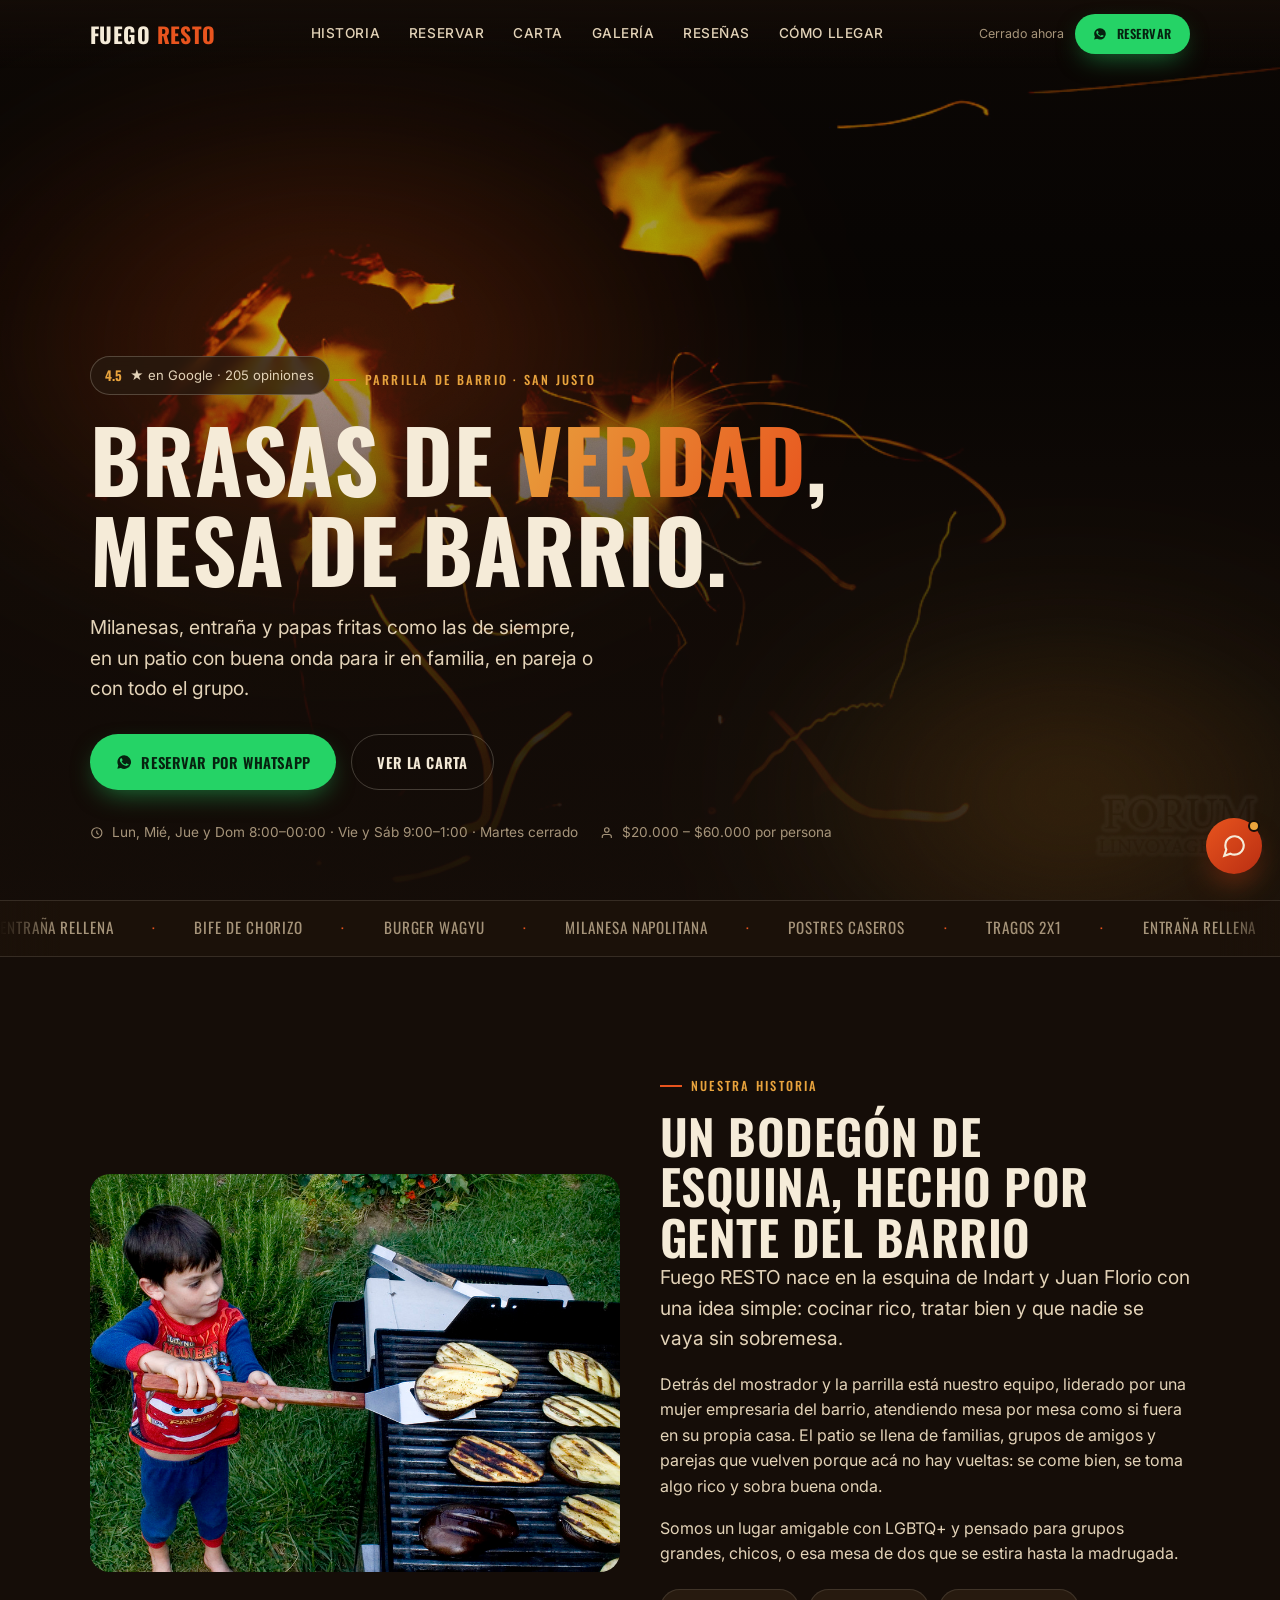
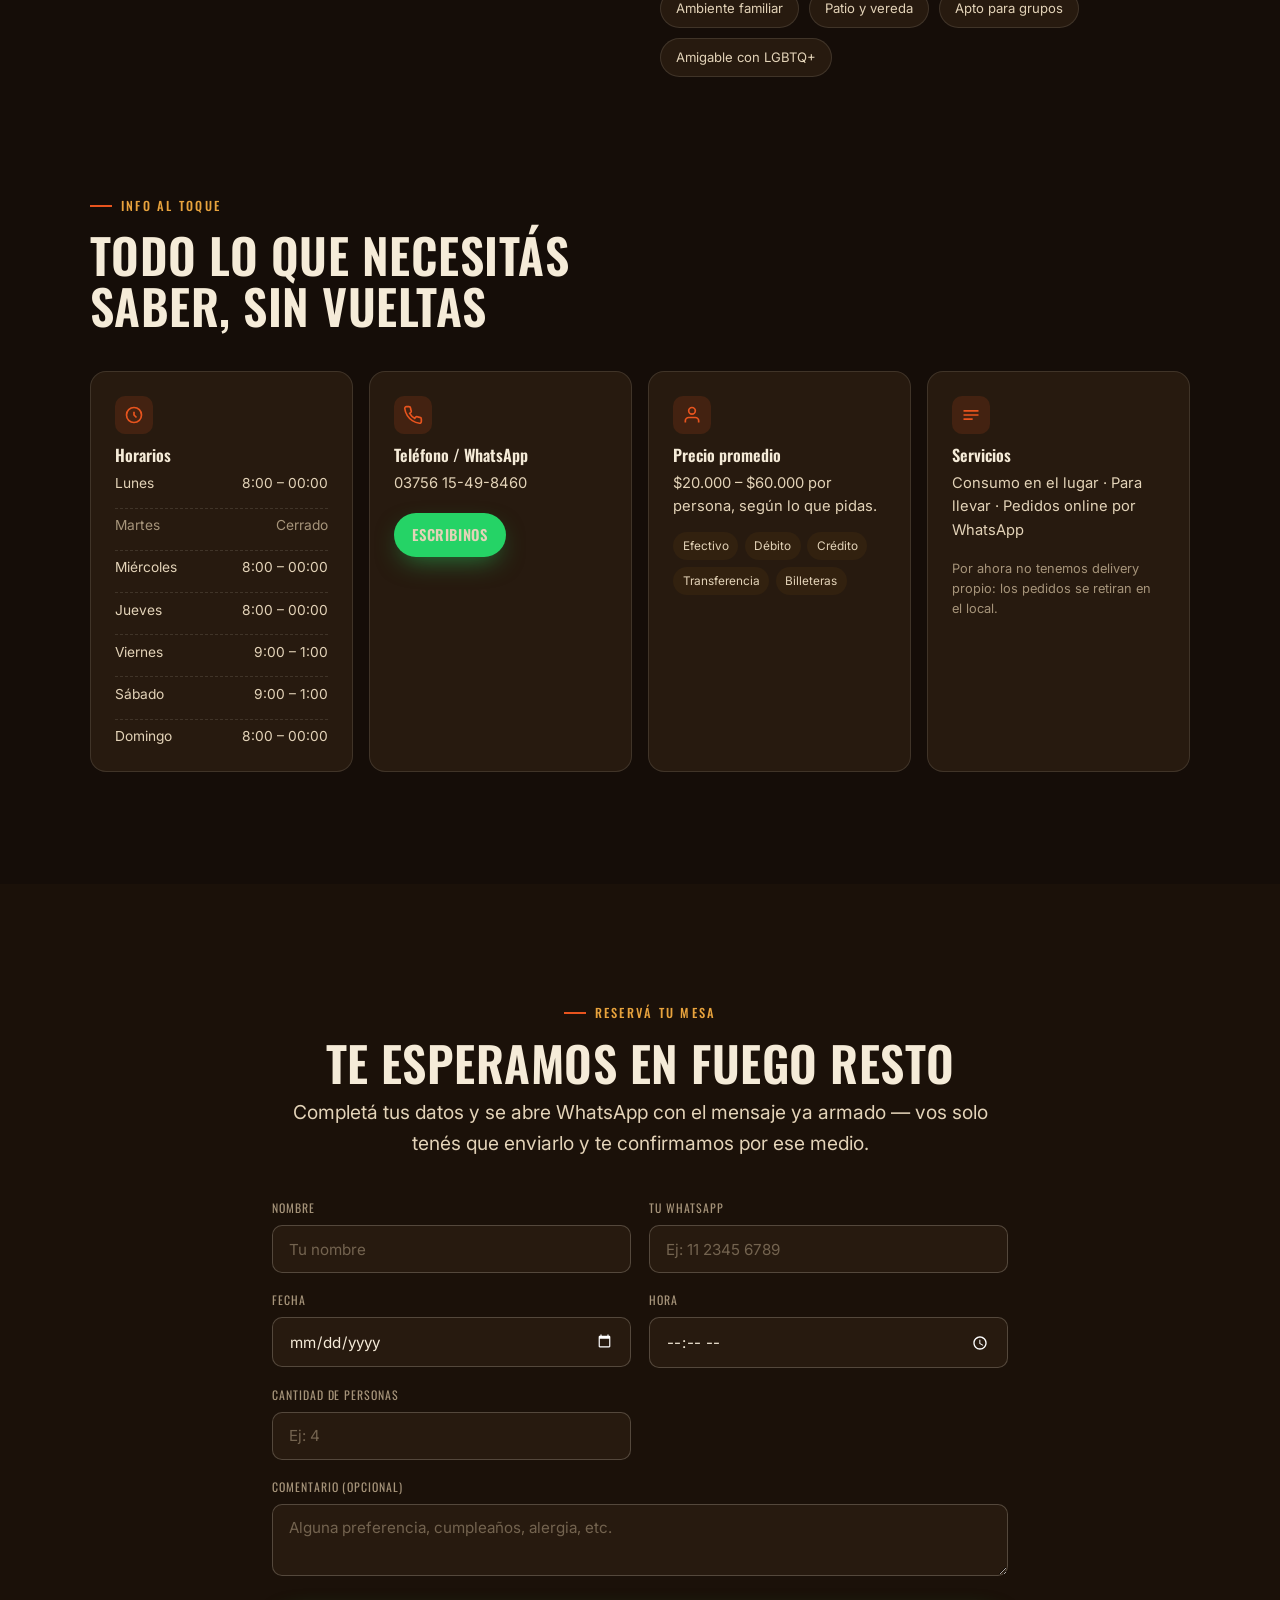
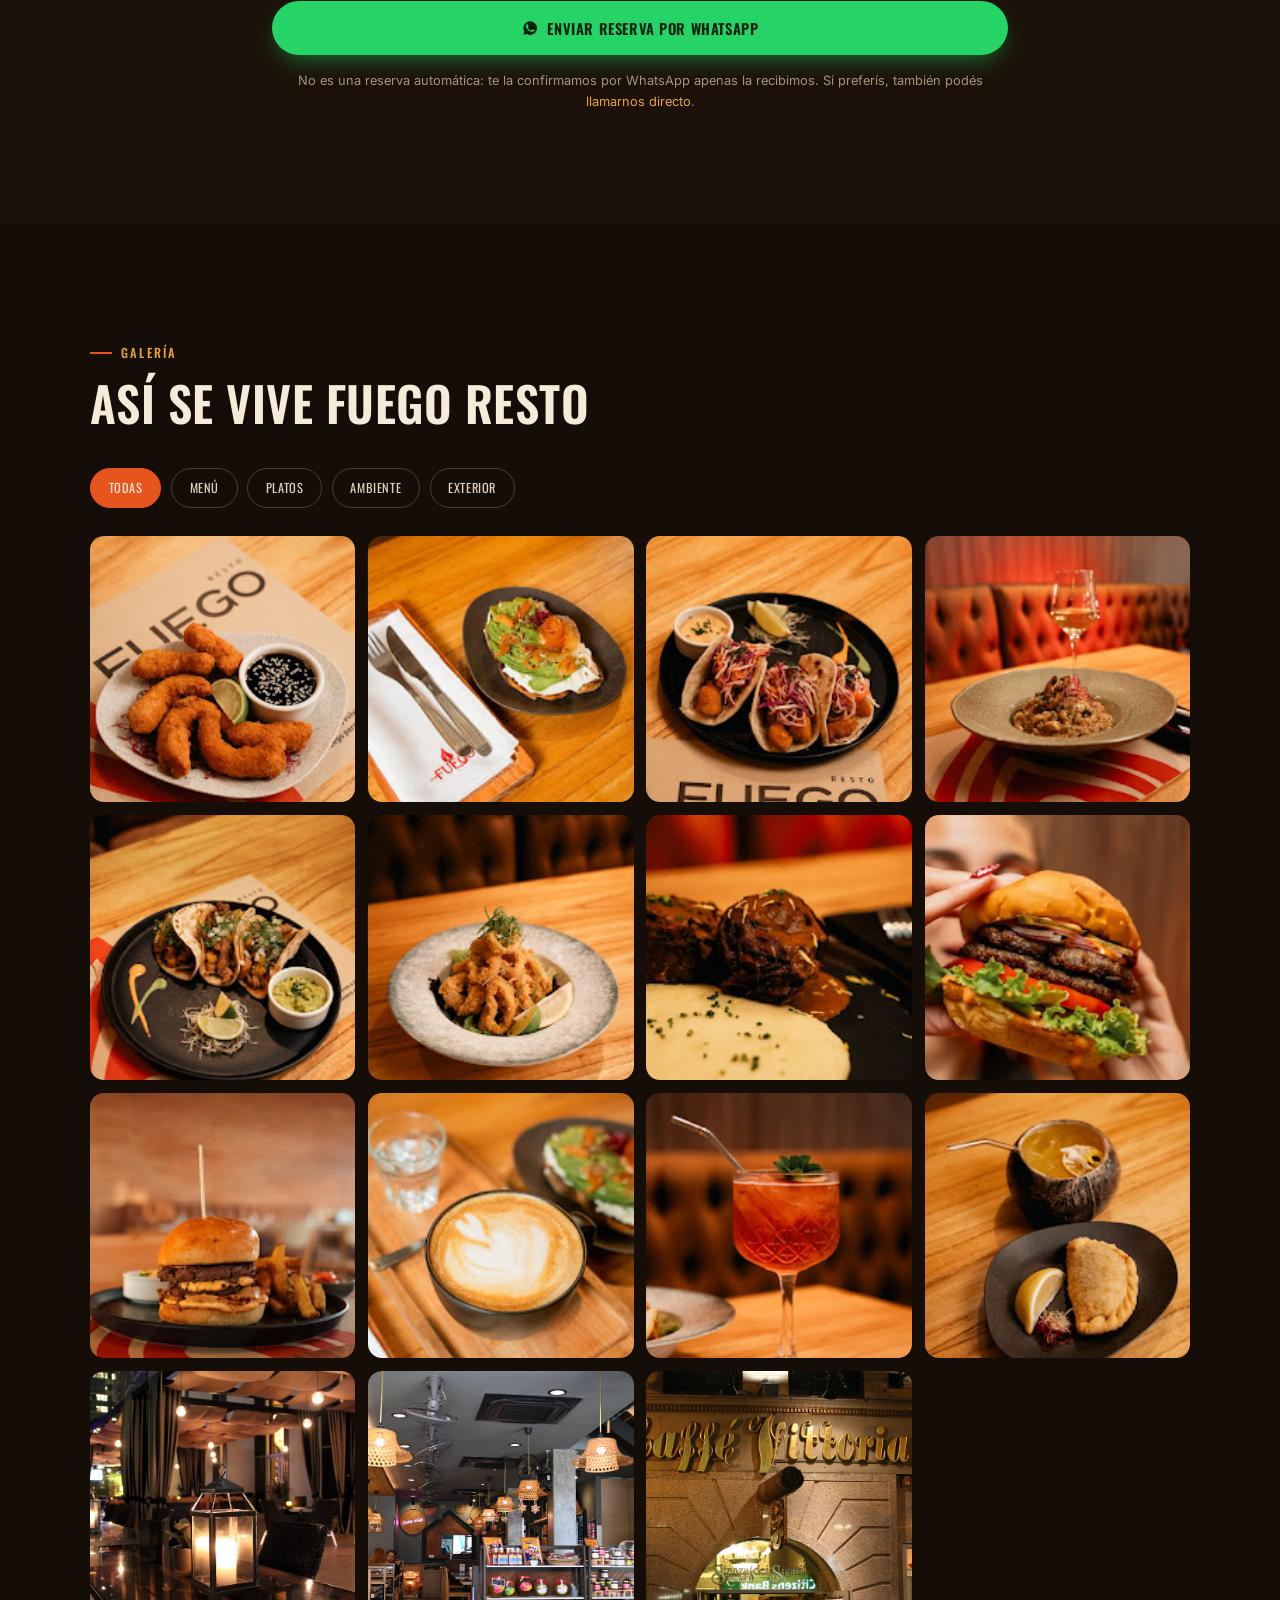
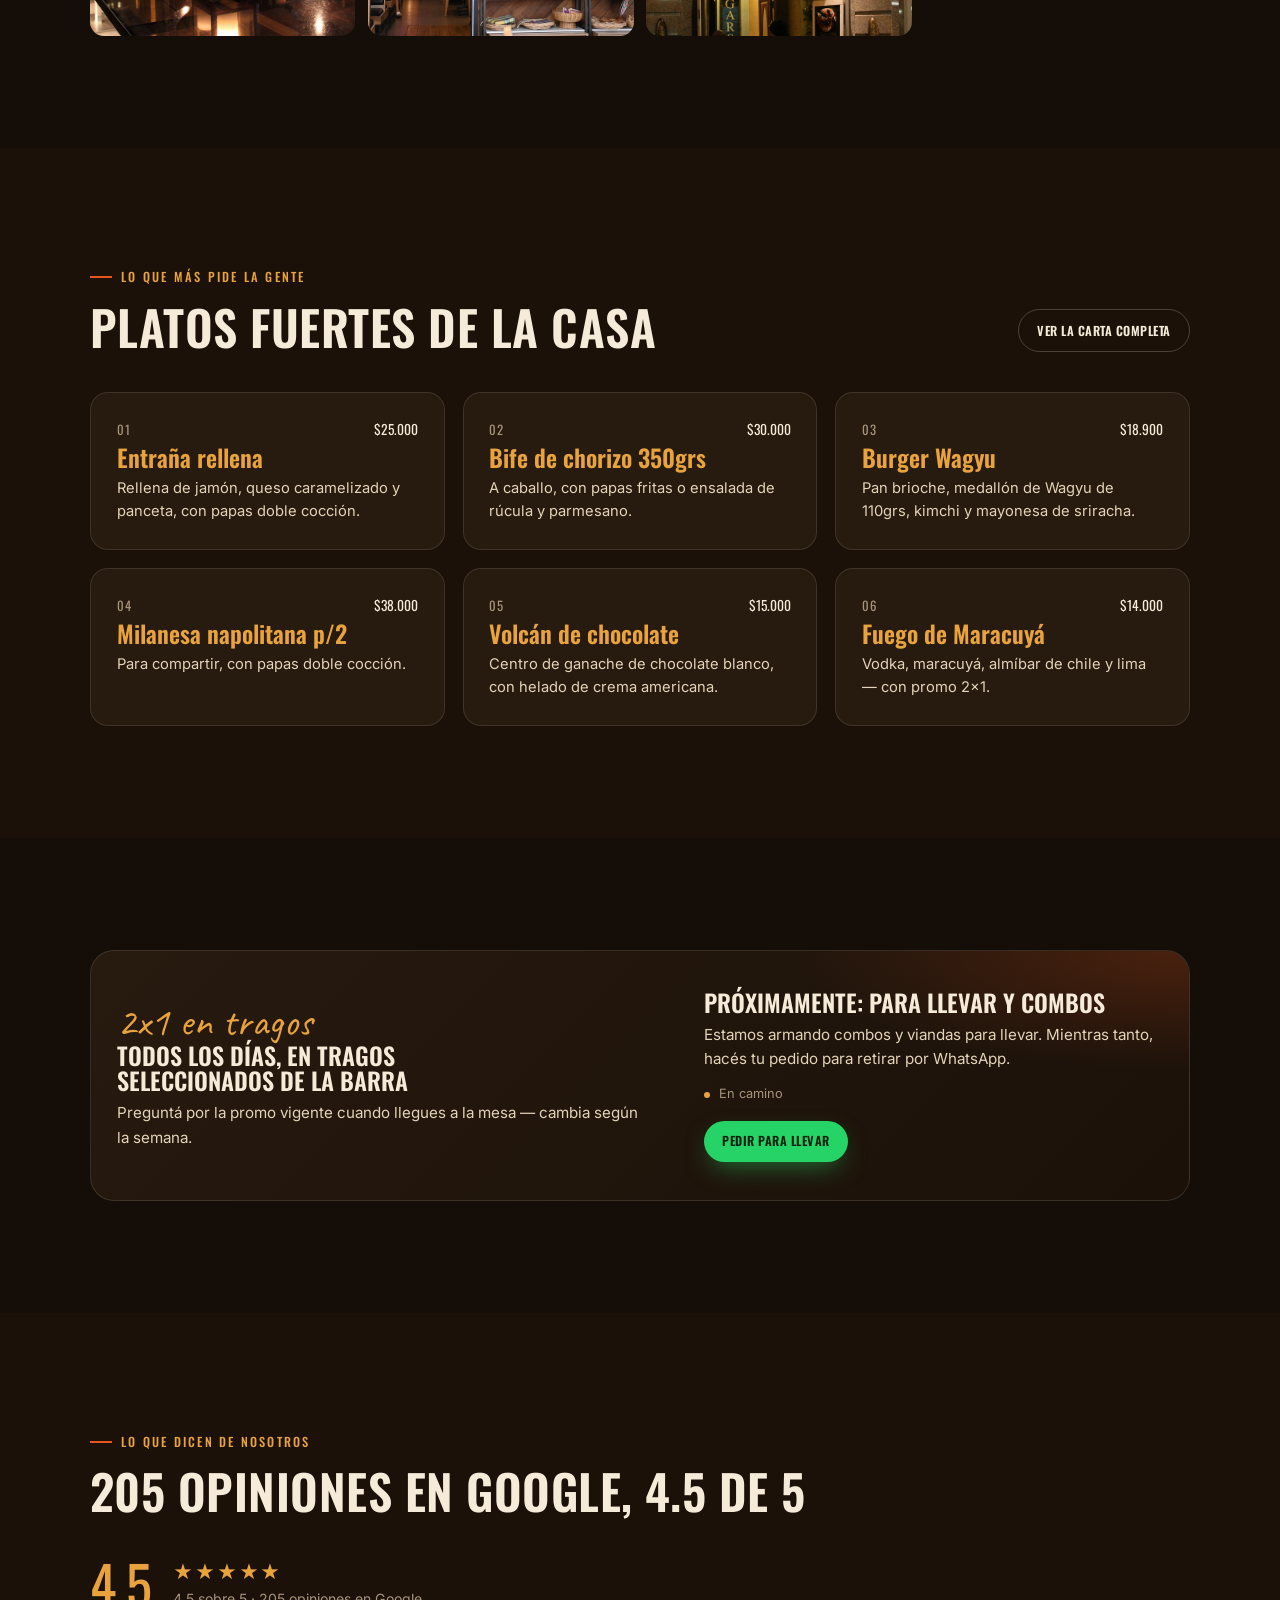
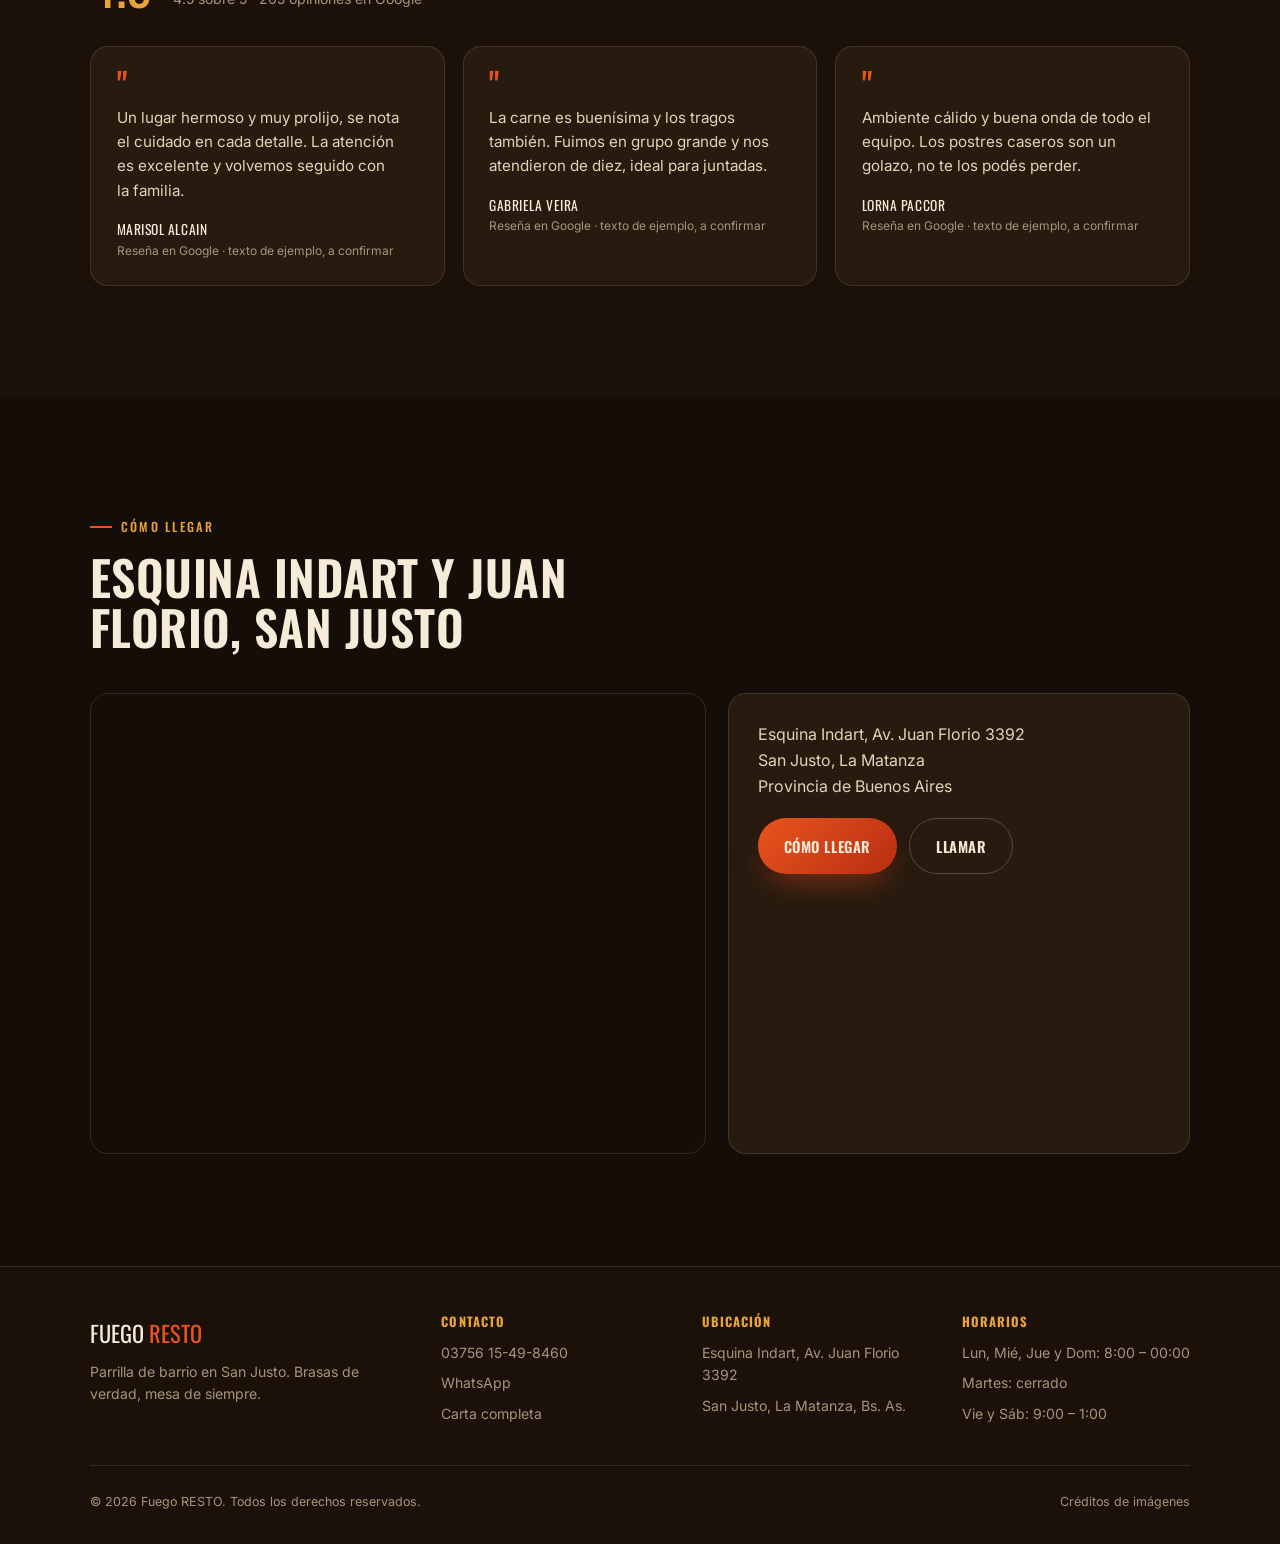
<file: index.html>
<!DOCTYPE html>
<html lang="es-AR">
<head>
<script>document.documentElement.classList.add('js');</script>
<meta charset="UTF-8">
<meta name="viewport" content="width=device-width, initial-scale=1, viewport-fit=cover">
<title>Fuego RESTO — Parrilla de barrio en San Justo, La Matanza</title>
<meta name="description" content="Fuego RESTO: parrilla de barrio en Esquina Indart, Av. Juan Florio 3392, San Justo, La Matanza. Milanesas, entraña, papas fritas, postres caseros y tragos 2x1. 4.5★ en Google con 205 opiniones. Reservá por WhatsApp.">
<meta name="theme-color" content="#150D08">

<link rel="icon" href="data:image/svg+xml,%3Csvg xmlns='http://www.w3.org/2000/svg' viewBox='0 0 24 24'%3E%3Cpath fill='%23E8541E' d='M12 2c1 3-2 4-2 7a3 3 0 0 0 6 0c1 1 2 2.5 2 4.5A6.5 6.5 0 0 1 5 13.5C5 8 9 6 12 2Z'/%3E%3C/svg%3E">

<link rel="preload" as="image" href="assets/img/hero.jpg" fetchpriority="high">

<link rel="preconnect" href="https://fonts.googleapis.com">
<link rel="preconnect" href="https://fonts.gstatic.com" crossorigin>
<link rel="stylesheet" href="https://fonts.googleapis.com/css2?family=Oswald:wght@500;600;700&family=Inter:wght@400;500;600&family=Caveat:wght@600&display=swap">

<link rel="stylesheet" href="styles.css?v=20260723">
</head>
<body>
<div class="splash" data-splash aria-hidden="true">
  <div class="splash-inner">
    <div class="splash-glow"></div>
    <p class="splash-kicker">Parrilla de barrio · San Justo</p>
    <p class="splash-title">Fuego <em>RESTO</em></p>
    <span class="splash-line"></span>
  </div>
</div>

<a class="skip-link" href="#main">Saltar al contenido</a>

<!-- ============ NAV ============ -->
<header class="nav" data-nav>
  <div class="container nav-inner">
    <a href="#inicio" class="nav-logo">Fuego <em>RESTO</em></a>
    <nav class="nav-links" aria-label="Secciones">
      <a class="nav-link" href="#historia">Historia</a>
      <a class="nav-link" href="#reservar">Reservar</a>
      <a class="nav-link" href="carta.html">Carta</a>
      <a class="nav-link" href="#galeria">Galería</a>
      <a class="nav-link" href="#resenas">Reseñas</a>
      <a class="nav-link" href="#ubicacion">Cómo llegar</a>
    </nav>
    <div class="nav-actions">
      <span class="nav-status" data-hours-status>Consultando horario…</span>
      <a class="btn btn-whatsapp btn-sm" href="#reservar">
        <svg viewBox="0 0 24 24" fill="currentColor" aria-hidden="true"><path d="M12 2a10 10 0 0 0-8.6 15L2 22l5.2-1.4A10 10 0 1 0 12 2Zm5.7 14.2c-.2.7-1.4 1.3-2 1.4-.5.1-1.2.2-3.6-.8-3-1.2-4.9-4.2-5.1-4.4-.1-.2-1.2-1.6-1.2-3.1s.8-2.2 1.1-2.5c.3-.3.6-.4.8-.4h.6c.2 0 .4 0 .6.5.2.5.7 1.8.8 1.9.1.2.1.4 0 .6-.1.2-.2.3-.4.5-.2.2-.4.4-.5.6-.2.2-.4.4-.2.7.2.3.9 1.5 2 2.4 1.4 1.2 2.5 1.6 2.9 1.8.3.1.5.1.7-.1.2-.2.8-.9 1-1.2.2-.3.4-.3.7-.2.3.1 1.7.8 2 1 .3.1.5.2.6.3.1.2.1.9-.1 1.6Z"/></svg>
        Reservar
      </a>
    </div>
    <button class="nav-toggle" aria-expanded="false" aria-controls="mobile-menu" aria-label="Abrir menú">
      <span></span>
    </button>
  </div>
</header>

<div class="mobile-menu" id="mobile-menu" data-open="false">
  <nav class="mobile-menu-links" aria-label="Menú móvil">
    <a href="#historia">Historia</a>
    <a href="#reservar">Reservar</a>
    <a href="carta.html">Carta</a>
    <a href="#galeria">Galería</a>
    <a href="#resenas">Reseñas</a>
    <a href="#ubicacion">Cómo llegar</a>
    <a class="btn btn-whatsapp mobile-menu-cta" href="#reservar">Reservar por WhatsApp</a>
  </nav>
</div>

<main id="main">

  <!-- ============ HERO ============ -->
  <section class="hero" id="inicio">
    <div class="hero-bg">
      <img src="assets/img/hero.jpg" alt="Bife a las brasas flameado con soplete en Fuego RESTO" fetchpriority="high" loading="eager">
    </div>
    <div class="hero-tint" aria-hidden="true"></div>
    <div class="hero-ember" aria-hidden="true"></div>
    <div class="hero-grain" aria-hidden="true"></div>
    <div class="container hero-inner">
      <span class="hero-badge"><strong data-count-to="4.5">0.0</strong>★ en Google · 205 opiniones</span>
      <p class="kicker">Parrilla de barrio · San Justo</p>
      <h1 class="hero-title">Brasas de <em>verdad</em>, mesa de barrio.</h1>
      <p class="lede hero-sub">Milanesas, entraña y papas fritas como las de siempre, en un patio con buena onda para ir en familia, en pareja o con todo el grupo.</p>
      <div class="hero-actions">
        <a class="btn btn-whatsapp" href="#reservar">
          <svg viewBox="0 0 24 24" fill="currentColor" aria-hidden="true"><path d="M12 2a10 10 0 0 0-8.6 15L2 22l5.2-1.4A10 10 0 1 0 12 2Zm5.7 14.2c-.2.7-1.4 1.3-2 1.4-.5.1-1.2.2-3.6-.8-3-1.2-4.9-4.2-5.1-4.4-.1-.2-1.2-1.6-1.2-3.1s.8-2.2 1.1-2.5c.3-.3.6-.4.8-.4h.6c.2 0 .4 0 .6.5.2.5.7 1.8.8 1.9.1.2.1.4 0 .6-.1.2-.2.3-.4.5-.2.2-.4.4-.5.6-.2.2-.4.4-.2.7.2.3.9 1.5 2 2.4 1.4 1.2 2.5 1.6 2.9 1.8.3.1.5.1.7-.1.2-.2.8-.9 1-1.2.2-.3.4-.3.7-.2.3.1 1.7.8 2 1 .3.1.5.2.6.3.1.2.1.9-.1 1.6Z"/></svg>
          Reservar por WhatsApp
        </a>
        <a class="btn btn-ghost" href="carta.html">Ver la carta</a>
      </div>
      <div class="hero-meta">
        <span>
          <svg viewBox="0 0 24 24" fill="none" stroke="currentColor" stroke-width="2" aria-hidden="true"><path d="M12 8v4l3 3M21 12a9 9 0 1 1-18 0 9 9 0 0 1 18 0Z"/></svg>
          Lun, Mié, Jue y Dom 8:00–00:00 · Vie y Sáb 9:00–1:00 · Martes cerrado
        </span>
        <span>
          <svg viewBox="0 0 24 24" fill="none" stroke="currentColor" stroke-width="2" aria-hidden="true"><path d="M20 21v-2a4 4 0 0 0-4-4H8a4 4 0 0 0-4 4v2M12 11a4 4 0 1 0 0-8 4 4 0 0 0 0 8Z"/></svg>
          $20.000 – $60.000 por persona
        </span>
      </div>
    </div>
  </section>

  <!-- ============ MARQUEE ============ -->
  <div class="marquee-wrap">
    <div class="marquee">
      <div class="marquee-track">
        <span>Entraña rellena</span><span class="dot">·</span>
        <span>Bife de chorizo</span><span class="dot">·</span>
        <span>Burger Wagyu</span><span class="dot">·</span>
        <span>Milanesa napolitana</span><span class="dot">·</span>
        <span>Postres caseros</span><span class="dot">·</span>
        <span>Tragos 2x1</span><span class="dot">·</span>
        <span>Entraña rellena</span><span class="dot">·</span>
        <span>Bife de chorizo</span><span class="dot">·</span>
        <span>Burger Wagyu</span><span class="dot">·</span>
        <span>Milanesa napolitana</span><span class="dot">·</span>
        <span>Postres caseros</span><span class="dot">·</span>
        <span>Tragos 2x1</span><span class="dot">·</span>
      </div>
    </div>
  </div>

  <!-- ============ HISTORIA ============ -->
  <section class="section" id="historia">
    <div class="container">
      <div class="historia-grid">
        <figure class="historia-figure" data-reveal>
          <img src="assets/img/historia.jpg" alt="Costillas a la parrilla servidas en Fuego RESTO" loading="lazy" decoding="async">
        </figure>
        <div class="historia-text" data-reveal>
          <p class="kicker">Nuestra historia</p>
          <h2>Un bodegón de esquina, hecho por gente del barrio</h2>
          <p class="lede">Fuego RESTO nace en la esquina de Indart y Juan Florio con una idea simple: cocinar rico, tratar bien y que nadie se vaya sin sobremesa.</p>
          <p>Detrás del mostrador y la parrilla está nuestro equipo, liderado por una mujer empresaria del barrio, atendiendo mesa por mesa como si fuera en su propia casa. El patio se llena de familias, grupos de amigos y parejas que vuelven porque acá no hay vueltas: se come bien, se toma algo rico y sobra buena onda.</p>
          <p>Somos un lugar amigable con LGBTQ+ y pensado para grupos grandes, chicos, o esa mesa de dos que se estira hasta la madrugada.</p>
          <div class="pill-row" style="margin-top:1.4rem;">
            <span class="pill">Ambiente familiar</span>
            <span class="pill">Patio y vereda</span>
            <span class="pill">Apto para grupos</span>
            <span class="pill">Amigable con LGBTQ+</span>
          </div>
        </div>
      </div>
    </div>
  </section>

  <!-- ============ INFO PRÁCTICA ============ -->
  <section class="section" style="padding-top:0;" id="info">
    <div class="container">
      <div class="section-head">
        <p class="kicker">Info al toque</p>
        <h2>Todo lo que necesitás saber, sin vueltas</h2>
      </div>
      <div class="info-grid">
        <div class="info-card" data-reveal>
          <span class="info-icon">
            <svg viewBox="0 0 24 24" fill="none" stroke="currentColor" stroke-width="2"><path d="M12 8v4l3 3M21 12a9 9 0 1 1-18 0 9 9 0 0 1 18 0Z"/></svg>
          </span>
          <h3>Horarios</h3>
          <div class="hours-row"><span>Lunes</span><span>8:00 – 00:00</span></div>
          <div class="hours-row is-closed"><span>Martes</span><span>Cerrado</span></div>
          <div class="hours-row"><span>Miércoles</span><span>8:00 – 00:00</span></div>
          <div class="hours-row"><span>Jueves</span><span>8:00 – 00:00</span></div>
          <div class="hours-row"><span>Viernes</span><span>9:00 – 1:00</span></div>
          <div class="hours-row"><span>Sábado</span><span>9:00 – 1:00</span></div>
          <div class="hours-row"><span>Domingo</span><span>8:00 – 00:00</span></div>
        </div>
        <div class="info-card" data-reveal>
          <span class="info-icon">
            <svg viewBox="0 0 24 24" fill="none" stroke="currentColor" stroke-width="2"><path d="M22 16.9v3a2 2 0 0 1-2.2 2 19.8 19.8 0 0 1-8.6-3.1 19.5 19.5 0 0 1-6-6 19.8 19.8 0 0 1-3.1-8.6A2 2 0 0 1 4.1 2h3a2 2 0 0 1 2 1.7c.1 1 .3 2 .7 3a2 2 0 0 1-.4 2.1L8 10a16 16 0 0 0 6 6l1.2-1.4a2 2 0 0 1 2.1-.4c1 .4 2 .6 3 .7a2 2 0 0 1 1.7 2Z"/></svg>
          </span>
          <h3>Teléfono / WhatsApp</h3>
          <p><a href="tel:+5493756498460">03756 15-49-8460</a></p>
          <p style="margin-top:.6rem;"><a class="btn btn-whatsapp btn-sm" href="https://wa.me/5493756498460?text=Hola!%20Quiero%20hacer%20un%20pedido%20en%20Fuego%20RESTO" target="_blank" rel="noopener">Escribinos</a></p>
        </div>
        <div class="info-card" data-reveal>
          <span class="info-icon">
            <svg viewBox="0 0 24 24" fill="none" stroke="currentColor" stroke-width="2"><path d="M20 21v-2a4 4 0 0 0-4-4H8a4 4 0 0 0-4 4v2M12 11a4 4 0 1 0 0-8 4 4 0 0 0 0 8Z"/></svg>
          </span>
          <h3>Precio promedio</h3>
          <p>$20.000 – $60.000 por persona, según lo que pidas.</p>
          <div class="pay-list">
            <span>Efectivo</span><span>Débito</span><span>Crédito</span><span>Transferencia</span><span>Billeteras</span>
          </div>
        </div>
        <div class="info-card" data-reveal>
          <span class="info-icon">
            <svg viewBox="0 0 24 24" fill="none" stroke="currentColor" stroke-width="2"><path d="M3 7h18M3 12h18M3 17h11"/></svg>
          </span>
          <h3>Servicios</h3>
          <p>Consumo en el lugar · Para llevar · Pedidos online por WhatsApp</p>
          <p style="margin-top:.5rem; font-size:.8rem; color:var(--cream-3);">Por ahora no tenemos delivery propio: los pedidos se retiran en el local.</p>
        </div>
      </div>
    </div>
  </section>

  <!-- ============ RESERVAS ============ -->
  <section class="section" id="reservar" style="background:var(--bg-2);">
    <div class="container">
      <div class="section-head center">
        <p class="kicker">Reservá tu mesa</p>
        <h2>Te esperamos en Fuego RESTO</h2>
        <p class="lede" style="margin-top:.6rem;">Completá tus datos y se abre WhatsApp con el mensaje ya armado — vos solo tenés que enviarlo y te confirmamos por ese medio.</p>
      </div>
      <form class="reserve-form" data-reserve-form novalidate>
        <div class="field-grid">
          <div class="field">
            <label for="r-nombre">Nombre</label>
            <input type="text" id="r-nombre" name="nombre" required autocomplete="name" placeholder="Tu nombre">
          </div>
          <div class="field">
            <label for="r-telefono">Tu WhatsApp</label>
            <input type="tel" id="r-telefono" name="telefono" required autocomplete="tel" placeholder="Ej: 11 2345 6789">
          </div>
          <div class="field">
            <label for="r-fecha">Fecha</label>
            <input type="date" id="r-fecha" name="fecha" required>
          </div>
          <div class="field">
            <label for="r-hora">Hora</label>
            <input type="time" id="r-hora" name="hora" required>
          </div>
          <div class="field">
            <label for="r-personas">Cantidad de personas</label>
            <input type="number" id="r-personas" name="personas" min="1" max="30" required placeholder="Ej: 4">
          </div>
          <div class="field field-full">
            <label for="r-comentario">Comentario (opcional)</label>
            <textarea id="r-comentario" name="comentario" rows="2" placeholder="Alguna preferencia, cumpleaños, alergia, etc."></textarea>
          </div>
        </div>
        <button type="submit" class="btn btn-whatsapp reserve-submit">
          <svg viewBox="0 0 24 24" fill="currentColor" aria-hidden="true"><path d="M12 2a10 10 0 0 0-8.6 15L2 22l5.2-1.4A10 10 0 1 0 12 2Zm5.7 14.2c-.2.7-1.4 1.3-2 1.4-.5.1-1.2.2-3.6-.8-3-1.2-4.9-4.2-5.1-4.4-.1-.2-1.2-1.6-1.2-3.1s.8-2.2 1.1-2.5c.3-.3.6-.4.8-.4h.6c.2 0 .4 0 .6.5.2.5.7 1.8.8 1.9.1.2.1.4 0 .6-.1.2-.2.3-.4.5-.2.2-.4.4-.5.6-.2.2-.4.4-.2.7.2.3.9 1.5 2 2.4 1.4 1.2 2.5 1.6 2.9 1.8.3.1.5.1.7-.1.2-.2.8-.9 1-1.2.2-.3.4-.3.7-.2.3.1 1.7.8 2 1 .3.1.5.2.6.3.1.2.1.9-.1 1.6Z"/></svg>
          Enviar reserva por WhatsApp
        </button>
        <p class="reserve-note">No es una reserva automática: te la confirmamos por WhatsApp apenas la recibimos. Si preferís, también podés <a href="tel:+5493756498460" style="color:var(--gold);">llamarnos directo</a>.</p>
      </form>
    </div>
  </section>

  <!-- ============ GALERÍA ============ -->
  <section class="section" id="galeria">
    <div class="container">
      <div class="section-head">
        <p class="kicker">Galería</p>
        <h2>Así se vive Fuego RESTO</h2>
      </div>
      <div class="gallery-tabs" role="tablist" aria-label="Filtrar galería">
        <button class="gallery-tab is-active" data-cat="all">Todas</button>
        <button class="gallery-tab" data-cat="menu">Menú</button>
        <button class="gallery-tab" data-cat="platos">Platos</button>
        <button class="gallery-tab" data-cat="ambiente">Ambiente</button>
        <button class="gallery-tab" data-cat="exterior">Exterior</button>
      </div>
      <div class="gallery-grid">
        <div class="gallery-item" data-cat="menu"><img src="assets/img/menu-bocaditos.jpg" alt="Bocaditos crocantes con salsa, sobre la carta de Fuego RESTO" loading="lazy" decoding="async"><span class="gallery-cap">Menú</span></div>
        <div class="gallery-item" data-cat="menu"><img src="assets/img/menu-tostada.jpg" alt="Tostada de palta y huevo sobre servilleta de Fuego RESTO" loading="lazy" decoding="async"><span class="gallery-cap">Menú</span></div>
        <div class="gallery-item" data-cat="menu"><img src="assets/img/menu-tacos-pescado.jpg" alt="Tacos de pescado sobre la carta de Fuego RESTO" loading="lazy" decoding="async"><span class="gallery-cap">Menú</span></div>
        <div class="gallery-item" data-cat="menu"><img src="assets/img/menu-risotto.jpg" alt="Risotto servido con copa de vino blanco" loading="lazy" decoding="async"><span class="gallery-cap">Menú</span></div>
        <div class="gallery-item" data-cat="platos"><img src="assets/img/menu-tacos.jpg" alt="Tacos con guacamole en plato negro" loading="lazy" decoding="async"><span class="gallery-cap">Platos</span></div>
        <div class="gallery-item" data-cat="platos"><img src="assets/img/menu-calamares.jpg" alt="Calamares crocantes con ensalada" loading="lazy" decoding="async"><span class="gallery-cap">Platos</span></div>
        <div class="gallery-item" data-cat="platos"><img src="assets/img/menu-albondigas.jpg" alt="Albóndigas con puré sobre pizarra" loading="lazy" decoding="async"><span class="gallery-cap">Platos</span></div>
        <div class="gallery-item" data-cat="platos"><img src="assets/img/menu-burger-1.jpg" alt="Hamburguesa doble de Fuego RESTO" loading="lazy" decoding="async"><span class="gallery-cap">Platos</span></div>
        <div class="gallery-item" data-cat="platos"><img src="assets/img/menu-burger-2.jpg" alt="Hamburguesa con papas fritas" loading="lazy" decoding="async"><span class="gallery-cap">Platos</span></div>
        <div class="gallery-item" data-cat="platos"><img src="assets/img/menu-cafe.jpg" alt="Café con arte latte y tostada de fondo" loading="lazy" decoding="async"><span class="gallery-cap">Platos</span></div>
        <div class="gallery-item" data-cat="platos"><img src="assets/img/menu-trago.jpg" alt="Trago de la barra de Fuego RESTO" loading="lazy" decoding="async"><span class="gallery-cap">Platos</span></div>
        <div class="gallery-item" data-cat="platos"><img src="assets/img/menu-trago-coco.jpg" alt="Trago servido en coco junto a una empanada" loading="lazy" decoding="async"><span class="gallery-cap">Platos</span></div>
        <div class="gallery-item" data-cat="ambiente"><img src="assets/img/ambiente-1.jpg" alt="Patio con mesas y luces cálidas" loading="lazy" decoding="async"><span class="gallery-cap">Ambiente</span></div>
        <div class="gallery-item" data-cat="ambiente"><img src="assets/img/ambiente-2.jpg" alt="Salón interior con mesas de madera" loading="lazy" decoding="async"><span class="gallery-cap">Ambiente</span></div>
        <div class="gallery-item" data-cat="exterior"><img src="assets/img/exterior.jpg" alt="Fachada del local iluminada de noche" loading="lazy" decoding="async"><span class="gallery-cap">Exterior</span></div>
      </div>
    </div>
  </section>

  <!-- ============ MENÚ DESTACADO ============ -->
  <section class="section" id="menu" style="background:var(--bg-2);">
    <div class="container">
      <div class="section-head" style="display:flex; flex-wrap:wrap; justify-content:space-between; align-items:flex-end; gap:1rem; max-width:none;">
        <div>
          <p class="kicker">Lo que más pide la gente</p>
          <h2>Platos fuertes de la casa</h2>
        </div>
        <a class="btn btn-ghost btn-sm" href="carta.html">Ver la carta completa</a>
      </div>
      <div class="dish-grid">
        <article class="card has-tilt dish-card" data-reveal>
          <div class="dish-card-top"><span class="dish-num">01</span><span class="dish-card-price">$25.000</span></div>
          <h3>Entraña rellena</h3>
          <p>Rellena de jamón, queso caramelizado y panceta, con papas doble cocción.</p>
        </article>
        <article class="card has-tilt dish-card" data-reveal>
          <div class="dish-card-top"><span class="dish-num">02</span><span class="dish-card-price">$30.000</span></div>
          <h3>Bife de chorizo 350grs</h3>
          <p>A caballo, con papas fritas o ensalada de rúcula y parmesano.</p>
        </article>
        <article class="card has-tilt dish-card" data-reveal>
          <div class="dish-card-top"><span class="dish-num">03</span><span class="dish-card-price">$18.900</span></div>
          <h3>Burger Wagyu</h3>
          <p>Pan brioche, medallón de Wagyu de 110grs, kimchi y mayonesa de sriracha.</p>
        </article>
        <article class="card has-tilt dish-card" data-reveal>
          <div class="dish-card-top"><span class="dish-num">04</span><span class="dish-card-price">$38.000</span></div>
          <h3>Milanesa napolitana p/2</h3>
          <p>Para compartir, con papas doble cocción.</p>
        </article>
        <article class="card has-tilt dish-card" data-reveal>
          <div class="dish-card-top"><span class="dish-num">05</span><span class="dish-card-price">$15.000</span></div>
          <h3>Volcán de chocolate</h3>
          <p>Centro de ganache de chocolate blanco, con helado de crema americana.</p>
        </article>
        <article class="card has-tilt dish-card" data-reveal>
          <div class="dish-card-top"><span class="dish-num">06</span><span class="dish-card-price">$14.000</span></div>
          <h3>Fuego de Maracuyá</h3>
          <p>Vodka, maracuyá, almíbar de chile y lima — con promo 2x1.</p>
        </article>
      </div>
    </div>
  </section>

  <!-- ============ PROMOS ============ -->
  <section class="section">
    <div class="container">
      <div class="promos" data-reveal>
        <div class="promos-grid">
          <div class="promo-block">
            <span class="promo-tag">2x1 en tragos</span>
            <h3>Todos los días, en tragos seleccionados de la barra</h3>
            <p>Preguntá por la promo vigente cuando llegues a la mesa — cambia según la semana.</p>
          </div>
          <div class="promo-block">
            <h3>Próximamente: para llevar y combos</h3>
            <p>Estamos armando combos y viandas para llevar. Mientras tanto, hacés tu pedido para retirar por WhatsApp.</p>
            <div class="promo-soon"><span class="soon-dot"></span> En camino</div>
            <p style="margin-top:1rem;">
              <a class="btn btn-whatsapp btn-sm" href="https://wa.me/5493756498460?text=Hola!%20Quiero%20hacer%20un%20pedido%20para%20llevar" target="_blank" rel="noopener">Pedir para llevar</a>
            </p>
          </div>
        </div>
      </div>
    </div>
  </section>

  <!-- ============ RESEÑAS ============ -->
  <section class="section" id="resenas" style="background:var(--bg-2);">
    <div class="container">
      <div class="section-head">
        <p class="kicker">Lo que dicen de nosotros</p>
        <h2>205 opiniones en Google, 4.5 de 5</h2>
      </div>
      <div class="rating-block">
        <span class="rating-num"><span data-count-to="4.5">0.0</span></span>
        <div>
          <div class="rating-stars" aria-hidden="true">★★★★★</div>
          <div class="rating-count">4.5 sobre 5 · 205 opiniones en Google</div>
        </div>
      </div>
      <div class="testi-grid">
        <!-- ⚠️ PLACEHOLDER: texto de ejemplo, reemplazar por la reseña real de Marisol Alcain antes de publicar -->
        <article class="card has-tilt testi-card" data-reveal>
          <span class="testi-quote">"</span>
          <p class="testi-text">Un lugar hermoso y muy prolijo, se nota el cuidado en cada detalle. La atención es excelente y volvemos seguido con la familia.</p>
          <p class="testi-name">Marisol Alcain</p>
          <p class="testi-source">Reseña en Google · texto de ejemplo, a confirmar</p>
        </article>
        <!-- ⚠️ PLACEHOLDER: texto de ejemplo, reemplazar por la reseña real de Gabriela Veira antes de publicar -->
        <article class="card has-tilt testi-card" data-reveal>
          <span class="testi-quote">"</span>
          <p class="testi-text">La carne es buenísima y los tragos también. Fuimos en grupo grande y nos atendieron de diez, ideal para juntadas.</p>
          <p class="testi-name">Gabriela Veira</p>
          <p class="testi-source">Reseña en Google · texto de ejemplo, a confirmar</p>
        </article>
        <!-- ⚠️ PLACEHOLDER: texto de ejemplo, reemplazar por la reseña real de Lorna Paccor antes de publicar -->
        <article class="card has-tilt testi-card" data-reveal>
          <span class="testi-quote">"</span>
          <p class="testi-text">Ambiente cálido y buena onda de todo el equipo. Los postres caseros son un golazo, no te los podés perder.</p>
          <p class="testi-name">Lorna Paccor</p>
          <p class="testi-source">Reseña en Google · texto de ejemplo, a confirmar</p>
        </article>
      </div>
    </div>
  </section>

  <!-- ============ UBICACIÓN ============ -->
  <section class="section" id="ubicacion">
    <div class="container">
      <div class="section-head">
        <p class="kicker">Cómo llegar</p>
        <h2>Esquina Indart y Juan Florio, San Justo</h2>
      </div>
      <div class="ubicacion-grid">
        <div class="map-frame" data-reveal>
          <iframe src="https://www.google.com/maps?q=Fuego+RESTO,+Av.+Juan+Florio+3392,+San+Justo,+La+Matanza&output=embed" title="Mapa de ubicación de Fuego RESTO" loading="lazy" referrerpolicy="no-referrer-when-downgrade"></iframe>
        </div>
        <div class="ubicacion-card" data-reveal>
          <address>
            Esquina Indart, Av. Juan Florio 3392<br>
            San Justo, La Matanza<br>
            Provincia de Buenos Aires
          </address>
          <div class="ubicacion-actions">
            <a class="btn btn-primary" href="https://www.google.com/maps/dir/?api=1&destination=Fuego+RESTO,+Av.+Juan+Florio+3392,+San+Justo,+La+Matanza" target="_blank" rel="noopener">Cómo llegar</a>
            <a class="btn btn-ghost" href="tel:+5493756498460">Llamar</a>
          </div>
        </div>
      </div>
    </div>
  </section>

</main>

<!-- ============ FOOTER ============ -->
<footer class="footer">
  <div class="container">
    <div class="footer-grid">
      <div class="footer-col">
        <div class="footer-logo">Fuego <em style="color:var(--accent); font-style:normal;">RESTO</em></div>
        <p style="font-size:.88rem; color:var(--cream-3); max-width:32ch;">Parrilla de barrio en San Justo. Brasas de verdad, mesa de siempre.</p>
      </div>
      <div class="footer-col">
        <h4>Contacto</h4>
        <ul>
          <li><a href="tel:+5493756498460">03756 15-49-8460</a></li>
          <li><a href="https://wa.me/5493756498460" target="_blank" rel="noopener">WhatsApp</a></li>
          <li><a href="carta.html">Carta completa</a></li>
        </ul>
      </div>
      <div class="footer-col">
        <h4>Ubicación</h4>
        <ul>
          <li>Esquina Indart, Av. Juan Florio 3392</li>
          <li>San Justo, La Matanza, Bs. As.</li>
        </ul>
      </div>
      <div class="footer-col">
        <h4>Horarios</h4>
        <ul>
          <li>Lun, Mié, Jue y Dom: 8:00 – 00:00</li>
          <li>Martes: cerrado</li>
          <li>Vie y Sáb: 9:00 – 1:00</li>
        </ul>
      </div>
    </div>
    <div class="footer-bottom">
      <span>© <span data-year>2026</span> Fuego RESTO. Todos los derechos reservados.</span>
      <a href="creditos.html">Créditos de imágenes</a>
    </div>
  </div>
</footer>

<!-- ============ MOBILE ACTION BAR ============ -->
<div class="mobile-actionbar">
  <a class="btn btn-ghost" href="tel:+5493756498460">Llamar</a>
  <a class="btn btn-whatsapp" href="https://wa.me/5493756498460?text=Hola!%20Quiero%20reservar%20una%20mesa%20en%20Fuego%20RESTO" target="_blank" rel="noopener">WhatsApp</a>
</div>

<script defer src="lib/manifest.js"></script>
<script defer src="main.js?v=20260723"></script>
</body>
</html>
</file>
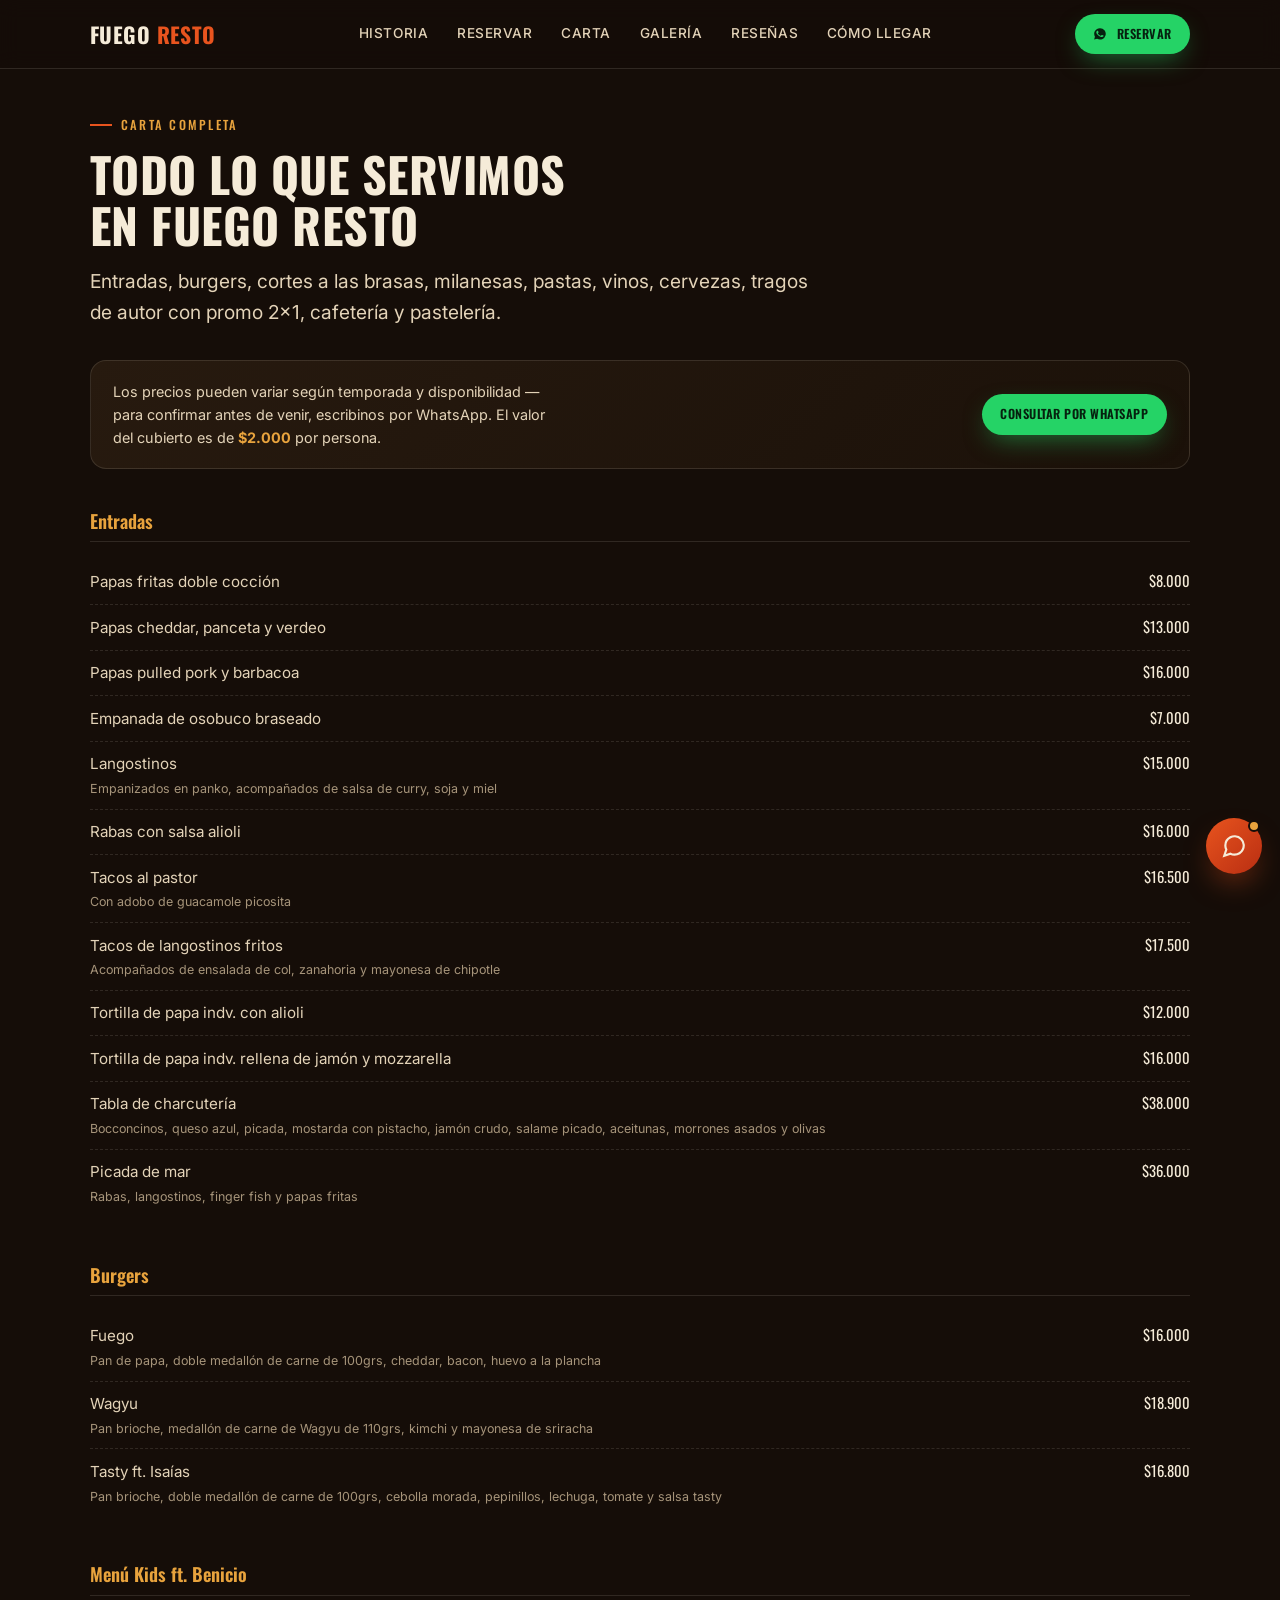
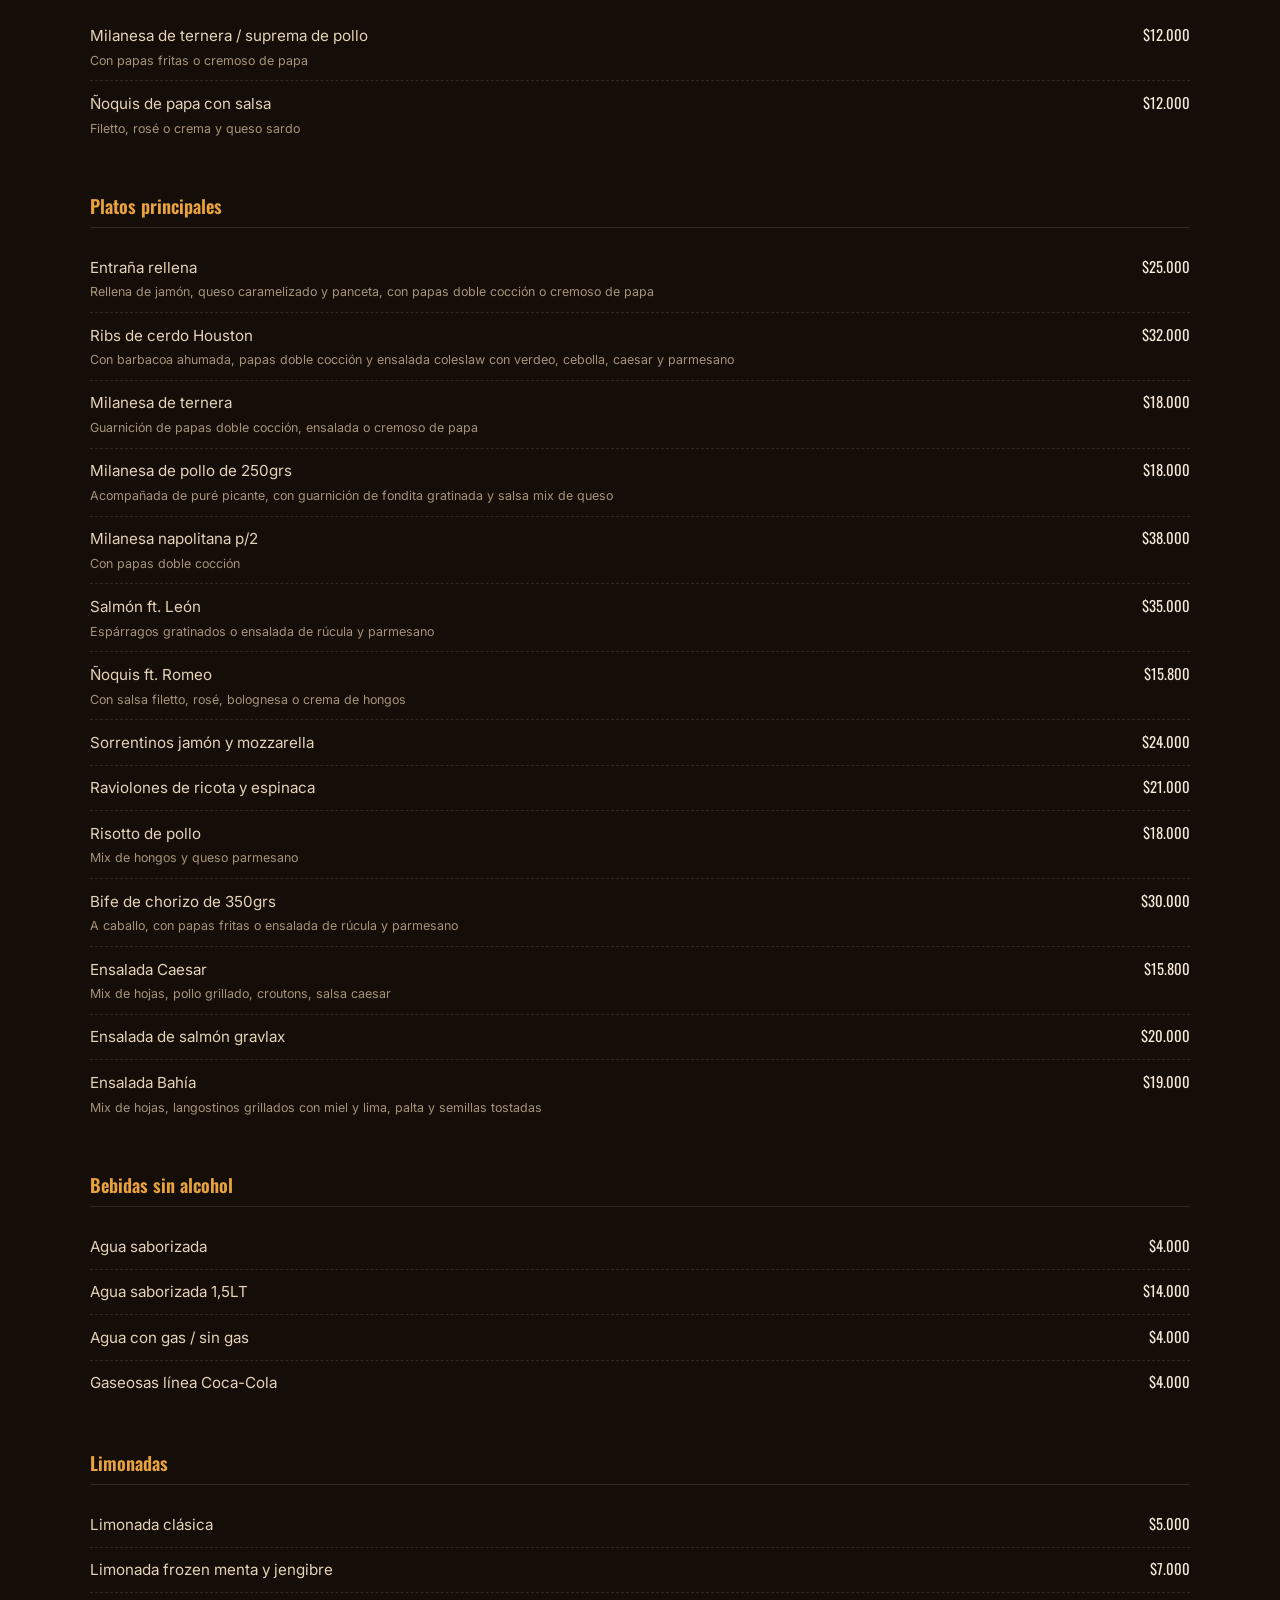
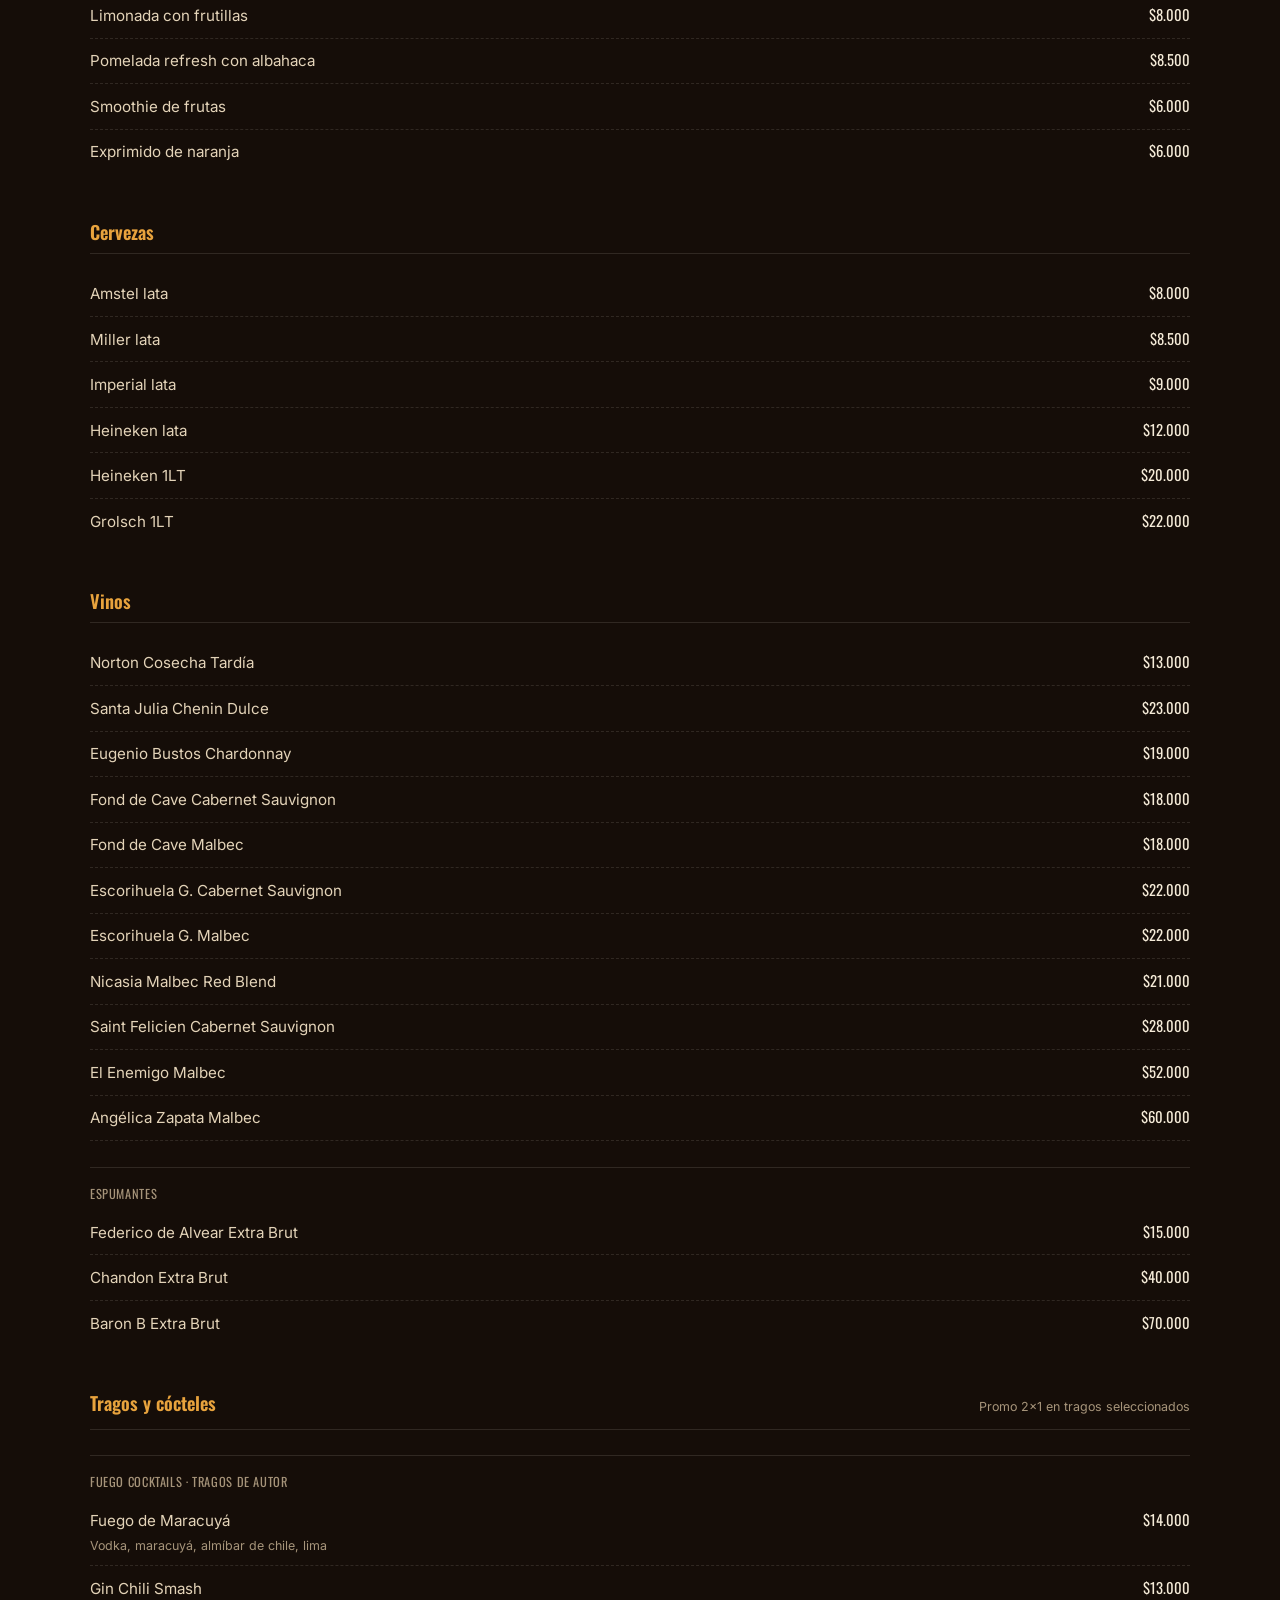
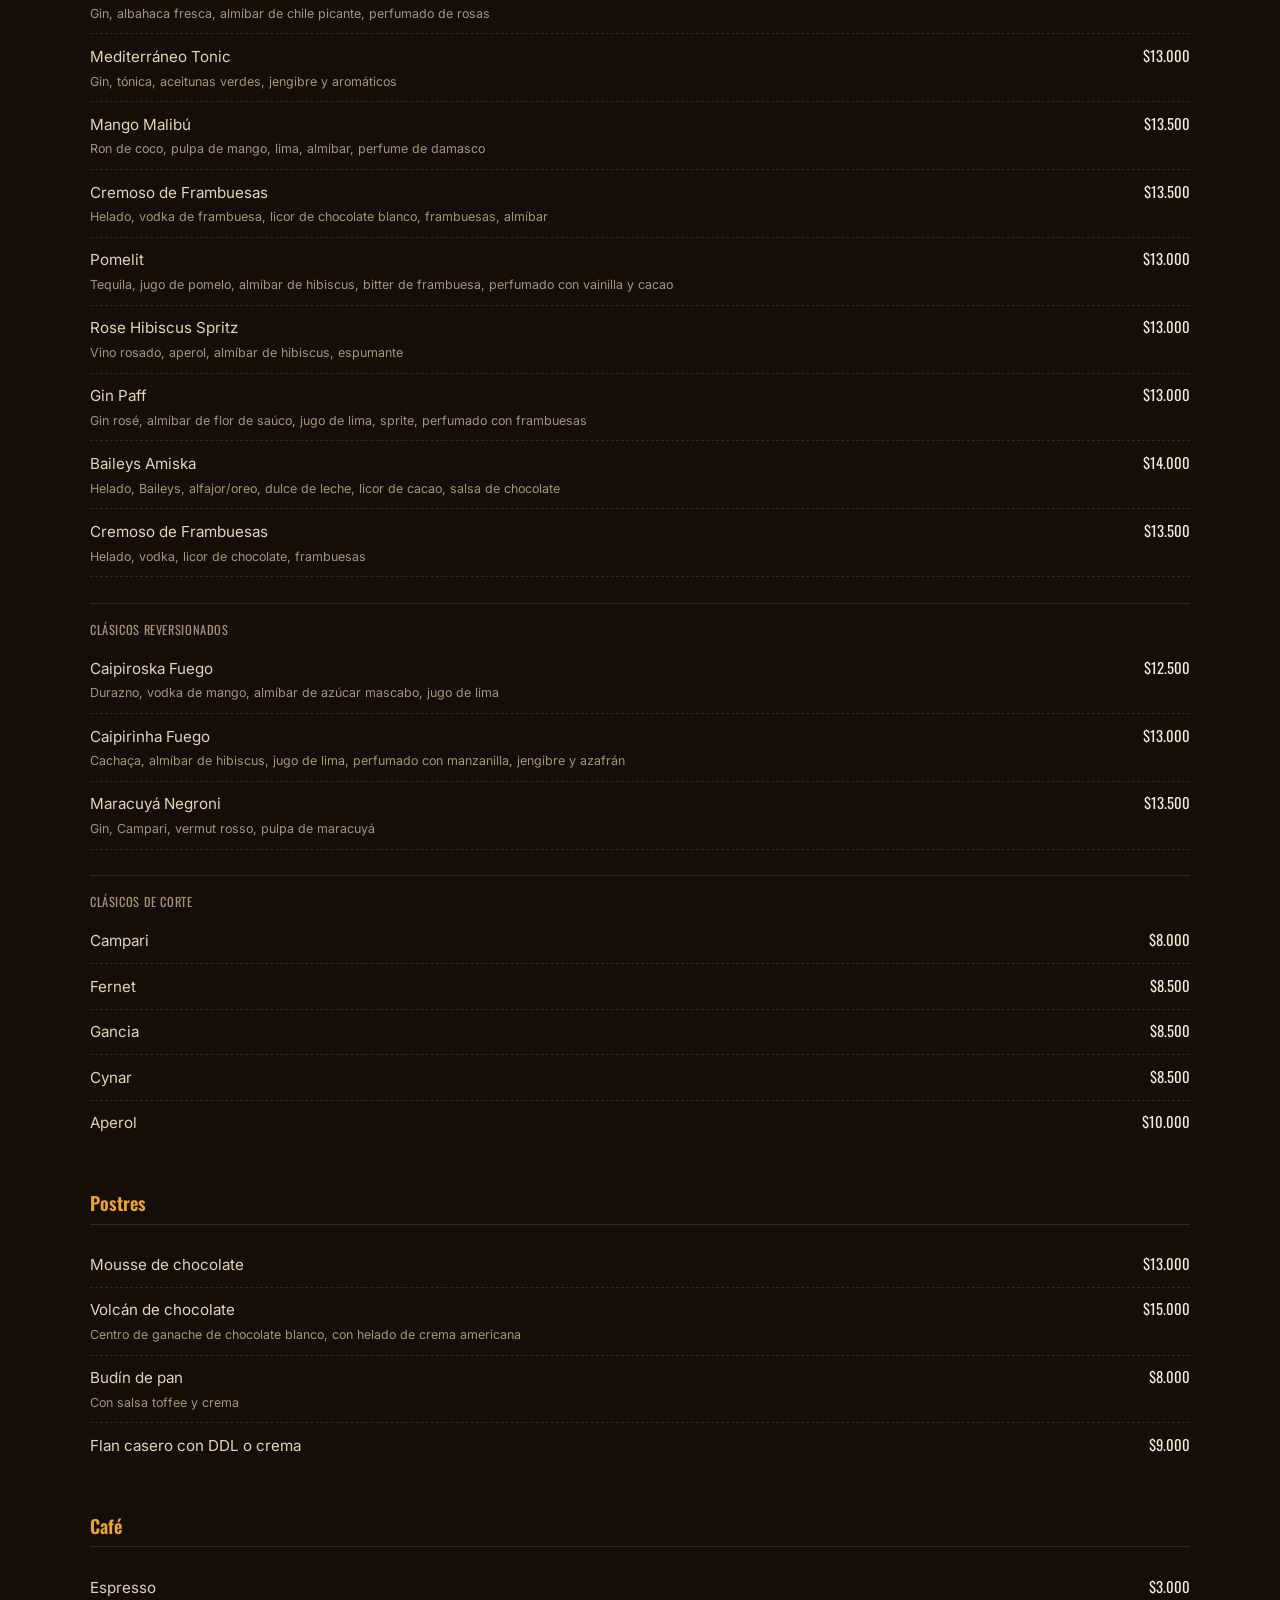
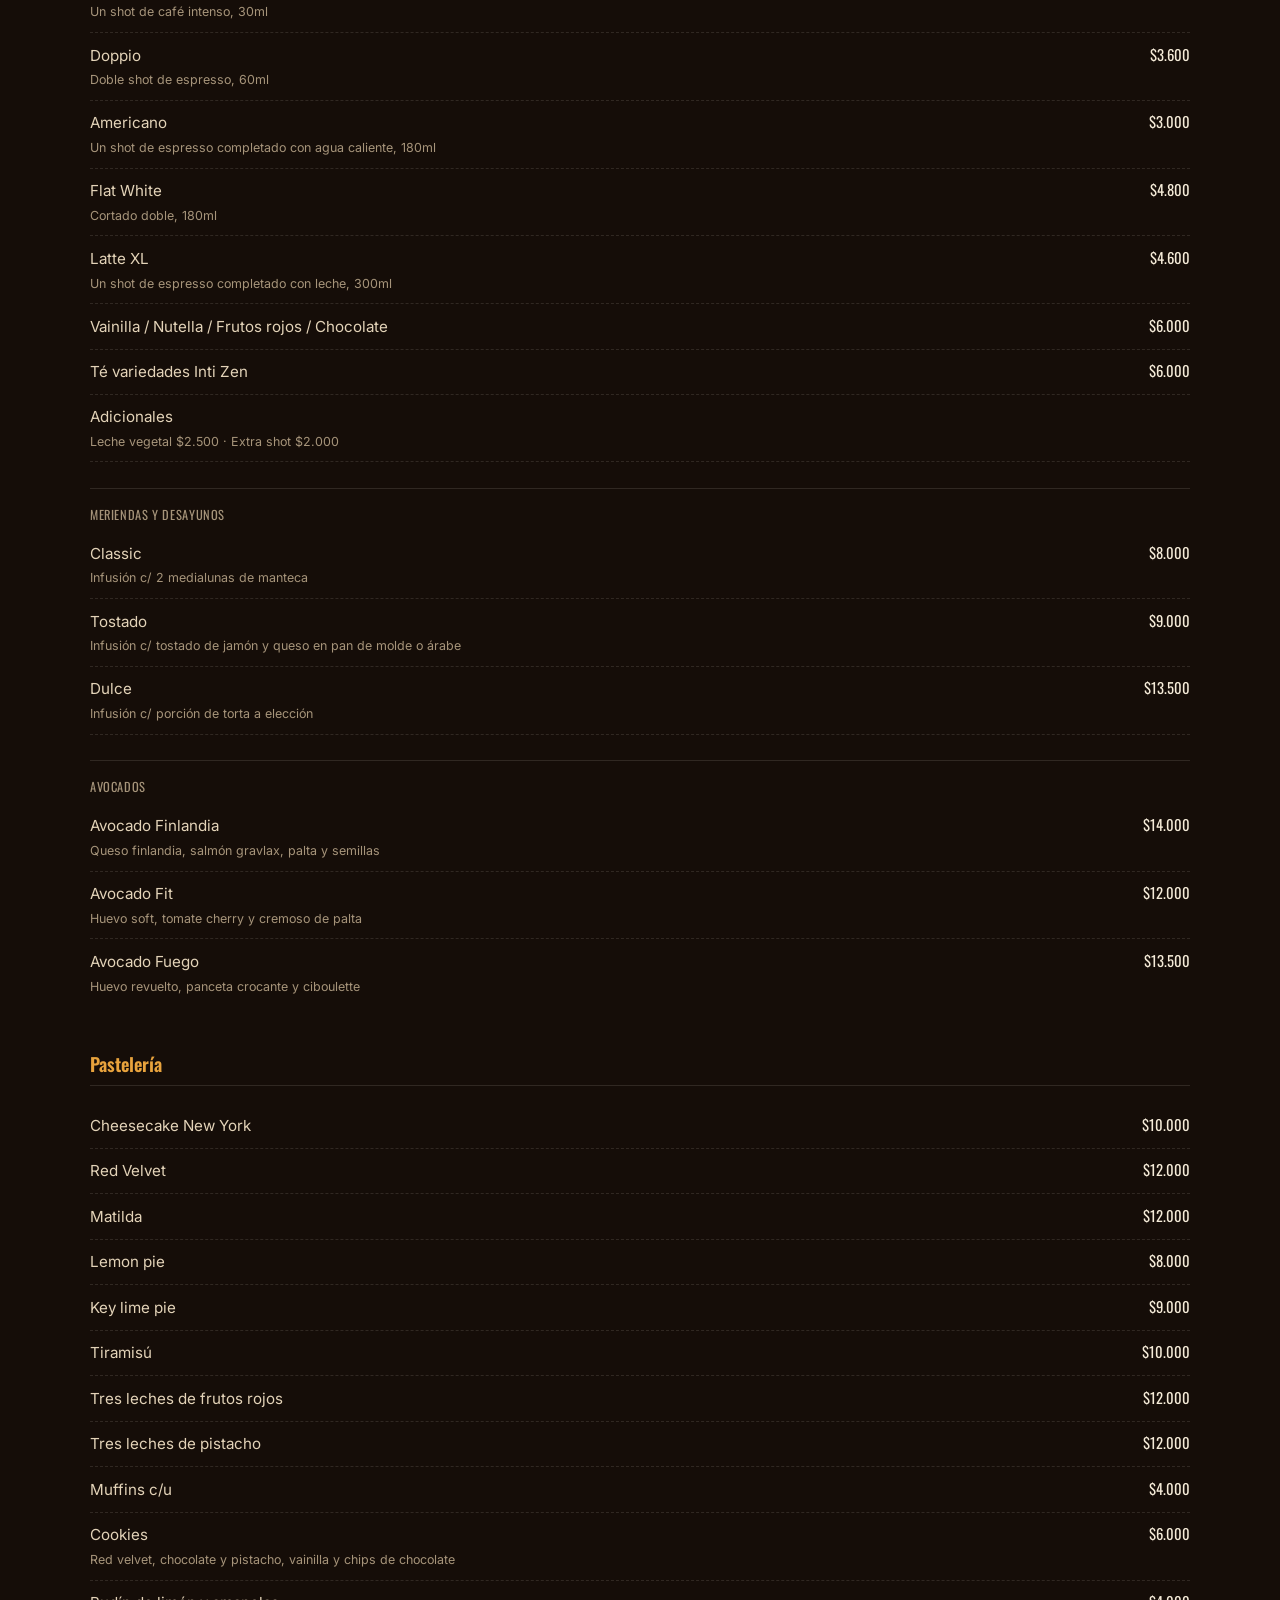
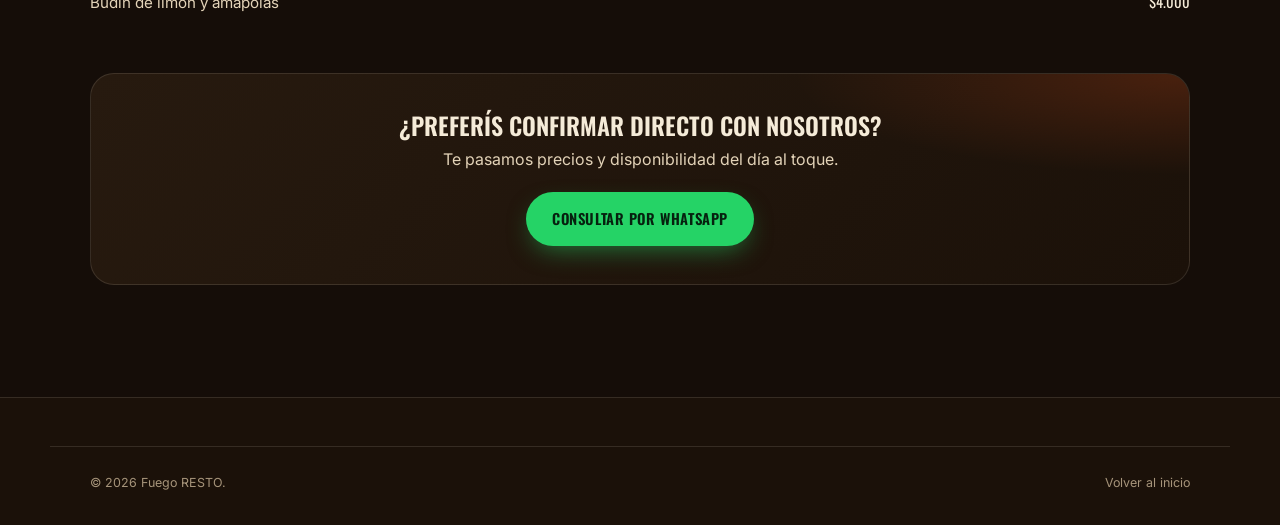
<file: carta.html>
<!DOCTYPE html>
<html lang="es-AR">
<head>
<script>document.documentElement.classList.add('js');</script>
<meta charset="UTF-8">
<meta name="viewport" content="width=device-width, initial-scale=1, viewport-fit=cover">
<title>Carta completa — Fuego RESTO</title>
<meta name="description" content="Carta completa de Fuego RESTO: entradas, burgers, platos principales, vinos, cervezas, tragos de autor con promo 2x1, café y pastelería. San Justo, La Matanza.">
<meta name="theme-color" content="#150D08">
<link rel="icon" href="data:image/svg+xml,%3Csvg xmlns='http://www.w3.org/2000/svg' viewBox='0 0 24 24'%3E%3Cpath fill='%23E8541E' d='M12 2c1 3-2 4-2 7a3 3 0 0 0 6 0c1 1 2 2.5 2 4.5A6.5 6.5 0 0 1 5 13.5C5 8 9 6 12 2Z'/%3E%3C/svg%3E">
<link rel="preconnect" href="https://fonts.googleapis.com">
<link rel="preconnect" href="https://fonts.gstatic.com" crossorigin>
<link rel="stylesheet" href="https://fonts.googleapis.com/css2?family=Oswald:wght@500;600;700&family=Inter:wght@400;500;600&family=Caveat:wght@600&display=swap">
<link rel="stylesheet" href="styles.css?v=20260723">
</head>
<body>
<div class="splash" data-splash aria-hidden="true">
  <div class="splash-inner">
    <div class="splash-glow"></div>
    <p class="splash-kicker">Parrilla de barrio · San Justo</p>
    <p class="splash-title">Fuego <em>RESTO</em></p>
    <span class="splash-line"></span>
  </div>
</div>

<a class="skip-link" href="#main">Saltar al contenido</a>

<header class="nav is-scrolled" data-nav data-nav-solid>
  <div class="container nav-inner">
    <a href="index.html" class="nav-logo">Fuego <em>RESTO</em></a>
    <nav class="nav-links" aria-label="Secciones">
      <a class="nav-link" href="index.html#historia">Historia</a>
      <a class="nav-link" href="index.html#reservar">Reservar</a>
      <a class="nav-link" href="carta.html">Carta</a>
      <a class="nav-link" href="index.html#galeria">Galería</a>
      <a class="nav-link" href="index.html#resenas">Reseñas</a>
      <a class="nav-link" href="index.html#ubicacion">Cómo llegar</a>
    </nav>
    <div class="nav-actions">
      <a class="btn btn-whatsapp btn-sm" href="index.html#reservar">
        <svg viewBox="0 0 24 24" fill="currentColor" aria-hidden="true"><path d="M12 2a10 10 0 0 0-8.6 15L2 22l5.2-1.4A10 10 0 1 0 12 2Zm5.7 14.2c-.2.7-1.4 1.3-2 1.4-.5.1-1.2.2-3.6-.8-3-1.2-4.9-4.2-5.1-4.4-.1-.2-1.2-1.6-1.2-3.1s.8-2.2 1.1-2.5c.3-.3.6-.4.8-.4h.6c.2 0 .4 0 .6.5.2.5.7 1.8.8 1.9.1.2.1.4 0 .6-.1.2-.2.3-.4.5-.2.2-.4.4-.5.6-.2.2-.4.4-.2.7.2.3.9 1.5 2 2.4 1.4 1.2 2.5 1.6 2.9 1.8.3.1.5.1.7-.1.2-.2.8-.9 1-1.2.2-.3.4-.3.7-.2.3.1 1.7.8 2 1 .3.1.5.2.6.3.1.2.1.9-.1 1.6Z"/></svg>
        Reservar
      </a>
    </div>
    <button class="nav-toggle" aria-expanded="false" aria-controls="mobile-menu" aria-label="Abrir menú">
      <span></span>
    </button>
  </div>
</header>

<div class="mobile-menu" id="mobile-menu" data-open="false">
  <nav class="mobile-menu-links" aria-label="Menú móvil">
    <a href="index.html#historia">Historia</a>
    <a href="index.html#reservar">Reservar</a>
    <a href="carta.html">Carta</a>
    <a href="index.html#galeria">Galería</a>
    <a href="index.html#resenas">Reseñas</a>
    <a href="index.html#ubicacion">Cómo llegar</a>
    <a class="btn btn-whatsapp mobile-menu-cta" href="index.html#reservar">Reservar por WhatsApp</a>
  </nav>
</div>

<main id="main" class="section" style="padding-top:calc(var(--nav-h) + 2.5rem);">
  <div class="container">
    <p class="kicker">Carta completa</p>
    <h1 style="font-size:clamp(2rem,4.4vw,3rem); max-width:20ch; margin-bottom:1rem;">Todo lo que servimos en Fuego RESTO</h1>
    <p class="lede" style="max-width:60ch; margin-bottom:2rem;">Entradas, burgers, cortes a las brasas, milanesas, pastas, vinos, cervezas, tragos de autor con promo 2x1, cafetería y pastelería.</p>

    <div class="menu-banner">
      <p>Los precios pueden variar según temporada y disponibilidad — para confirmar antes de venir, escribinos por WhatsApp. El valor del cubierto es de <strong style="color:var(--gold);">$2.000</strong> por persona.</p>
      <a class="btn btn-whatsapp btn-sm" href="https://wa.me/5493756498460?text=Hola!%20Quiero%20consultar%20la%20carta%20completa%20de%20Fuego%20RESTO" target="_blank" rel="noopener">Consultar por WhatsApp</a>
    </div>

    <!-- ============ ENTRADAS ============ -->
    <!-- ⚠️ Descripción de "Tabla de Charcutería" es la de menor confianza de todas
         (letra chica en la foto) — confirmar antes de dar por definitivo. -->
    <div class="menu-cat" data-reveal>
      <div class="menu-cat-head"><h3>Entradas</h3></div>
      <div class="menu-row">
        <span class="menu-row-name">Papas fritas doble cocción</span>
        <span class="menu-row-price">$8.000</span>
      </div>
      <div class="menu-row">
        <span class="menu-row-name">Papas cheddar, panceta y verdeo</span>
        <span class="menu-row-price">$13.000</span>
      </div>
      <div class="menu-row">
        <span class="menu-row-name">Papas pulled pork y barbacoa</span>
        <span class="menu-row-price">$16.000</span>
      </div>
      <div class="menu-row">
        <span class="menu-row-name">Empanada de osobuco braseado</span>
        <span class="menu-row-price">$7.000</span>
      </div>
      <div class="menu-row">
        <span class="menu-row-name">Langostinos<span class="menu-row-desc">Empanizados en panko, acompañados de salsa de curry, soja y miel</span></span>
        <span class="menu-row-price">$15.000</span>
      </div>
      <div class="menu-row">
        <span class="menu-row-name">Rabas con salsa alioli</span>
        <span class="menu-row-price">$16.000</span>
      </div>
      <div class="menu-row">
        <span class="menu-row-name">Tacos al pastor<span class="menu-row-desc">Con adobo de guacamole picosita</span></span>
        <span class="menu-row-price">$16.500</span>
      </div>
      <div class="menu-row">
        <span class="menu-row-name">Tacos de langostinos fritos<span class="menu-row-desc">Acompañados de ensalada de col, zanahoria y mayonesa de chipotle</span></span>
        <span class="menu-row-price">$17.500</span>
      </div>
      <div class="menu-row">
        <span class="menu-row-name">Tortilla de papa indv. con alioli</span>
        <span class="menu-row-price">$12.000</span>
      </div>
      <div class="menu-row">
        <span class="menu-row-name">Tortilla de papa indv. rellena de jamón y mozzarella</span>
        <span class="menu-row-price">$16.000</span>
      </div>
      <div class="menu-row">
        <span class="menu-row-name">Tabla de charcutería<span class="menu-row-desc">Bocconcinos, queso azul, picada, mostarda con pistacho, jamón crudo, salame picado, aceitunas, morrones asados y olivas</span></span>
        <span class="menu-row-price">$38.000</span>
      </div>
      <div class="menu-row">
        <span class="menu-row-name">Picada de mar<span class="menu-row-desc">Rabas, langostinos, finger fish y papas fritas</span></span>
        <span class="menu-row-price">$36.000</span>
      </div>
    </div>

    <!-- ============ BURGERS ============ -->
    <div class="menu-cat" data-reveal>
      <div class="menu-cat-head"><h3>Burgers</h3></div>
      <div class="menu-row">
        <span class="menu-row-name">Fuego<span class="menu-row-desc">Pan de papa, doble medallón de carne de 100grs, cheddar, bacon, huevo a la plancha</span></span>
        <span class="menu-row-price">$16.000</span>
      </div>
      <div class="menu-row">
        <span class="menu-row-name">Wagyu<span class="menu-row-desc">Pan brioche, medallón de carne de Wagyu de 110grs, kimchi y mayonesa de sriracha</span></span>
        <span class="menu-row-price">$18.900</span>
      </div>
      <div class="menu-row">
        <span class="menu-row-name">Tasty ft. Isaías<span class="menu-row-desc">Pan brioche, doble medallón de carne de 100grs, cebolla morada, pepinillos, lechuga, tomate y salsa tasty</span></span>
        <span class="menu-row-price">$16.800</span>
      </div>
    </div>

    <!-- ============ MENÚ KIDS ============ -->
    <div class="menu-cat" data-reveal>
      <div class="menu-cat-head"><h3>Menú Kids ft. Benicio</h3></div>
      <div class="menu-row">
        <span class="menu-row-name">Milanesa de ternera / suprema de pollo<span class="menu-row-desc">Con papas fritas o cremoso de papa</span></span>
        <span class="menu-row-price">$12.000</span>
      </div>
      <div class="menu-row">
        <span class="menu-row-name">Ñoquis de papa con salsa<span class="menu-row-desc">Filetto, rosé o crema y queso sardo</span></span>
        <span class="menu-row-price">$12.000</span>
      </div>
    </div>

    <!-- ============ PLATOS PRINCIPALES ============ -->
    <div class="menu-cat" data-reveal>
      <div class="menu-cat-head"><h3>Platos principales</h3></div>
      <div class="menu-row">
        <span class="menu-row-name">Entraña rellena<span class="menu-row-desc">Rellena de jamón, queso caramelizado y panceta, con papas doble cocción o cremoso de papa</span></span>
        <span class="menu-row-price">$25.000</span>
      </div>
      <div class="menu-row">
        <span class="menu-row-name">Ribs de cerdo Houston<span class="menu-row-desc">Con barbacoa ahumada, papas doble cocción y ensalada coleslaw con verdeo, cebolla, caesar y parmesano</span></span>
        <span class="menu-row-price">$32.000</span>
      </div>
      <div class="menu-row">
        <span class="menu-row-name">Milanesa de ternera<span class="menu-row-desc">Guarnición de papas doble cocción, ensalada o cremoso de papa</span></span>
        <span class="menu-row-price">$18.000</span>
      </div>
      <div class="menu-row">
        <span class="menu-row-name">Milanesa de pollo de 250grs<span class="menu-row-desc">Acompañada de puré picante, con guarnición de fondita gratinada y salsa mix de queso</span></span>
        <span class="menu-row-price">$18.000</span>
      </div>
      <div class="menu-row">
        <span class="menu-row-name">Milanesa napolitana p/2<span class="menu-row-desc">Con papas doble cocción</span></span>
        <span class="menu-row-price">$38.000</span>
      </div>
      <div class="menu-row">
        <span class="menu-row-name">Salmón ft. León<span class="menu-row-desc">Espárragos gratinados o ensalada de rúcula y parmesano</span></span>
        <span class="menu-row-price">$35.000</span>
      </div>
      <div class="menu-row">
        <span class="menu-row-name">Ñoquis ft. Romeo<span class="menu-row-desc">Con salsa filetto, rosé, bolognesa o crema de hongos</span></span>
        <span class="menu-row-price">$15.800</span>
      </div>
      <div class="menu-row">
        <span class="menu-row-name">Sorrentinos jamón y mozzarella</span>
        <span class="menu-row-price">$24.000</span>
      </div>
      <div class="menu-row">
        <span class="menu-row-name">Raviolones de ricota y espinaca</span>
        <span class="menu-row-price">$21.000</span>
      </div>
      <div class="menu-row">
        <span class="menu-row-name">Risotto de pollo<span class="menu-row-desc">Mix de hongos y queso parmesano</span></span>
        <span class="menu-row-price">$18.000</span>
      </div>
      <div class="menu-row">
        <span class="menu-row-name">Bife de chorizo de 350grs<span class="menu-row-desc">A caballo, con papas fritas o ensalada de rúcula y parmesano</span></span>
        <span class="menu-row-price">$30.000</span>
      </div>
      <div class="menu-row">
        <span class="menu-row-name">Ensalada Caesar<span class="menu-row-desc">Mix de hojas, pollo grillado, croutons, salsa caesar</span></span>
        <span class="menu-row-price">$15.800</span>
      </div>
      <div class="menu-row">
        <span class="menu-row-name">Ensalada de salmón gravlax</span>
        <span class="menu-row-price">$20.000</span>
      </div>
      <div class="menu-row">
        <span class="menu-row-name">Ensalada Bahía<span class="menu-row-desc">Mix de hojas, langostinos grillados con miel y lima, palta y semillas tostadas</span></span>
        <span class="menu-row-price">$19.000</span>
      </div>
    </div>

    <!-- ============ BEBIDAS SIN ALCOHOL ============ -->
    <div class="menu-cat" data-reveal>
      <div class="menu-cat-head"><h3>Bebidas sin alcohol</h3></div>
      <div class="menu-row">
        <span class="menu-row-name">Agua saborizada</span>
        <span class="menu-row-price">$4.000</span>
      </div>
      <div class="menu-row">
        <span class="menu-row-name">Agua saborizada 1,5LT</span>
        <span class="menu-row-price">$14.000</span>
      </div>
      <div class="menu-row">
        <span class="menu-row-name">Agua con gas / sin gas</span>
        <span class="menu-row-price">$4.000</span>
      </div>
      <div class="menu-row">
        <span class="menu-row-name">Gaseosas línea Coca-Cola</span>
        <span class="menu-row-price">$4.000</span>
      </div>
    </div>

    <!-- ============ LIMONADAS ============ -->
    <div class="menu-cat" data-reveal>
      <div class="menu-cat-head"><h3>Limonadas</h3></div>
      <div class="menu-row">
        <span class="menu-row-name">Limonada clásica</span>
        <span class="menu-row-price">$5.000</span>
      </div>
      <div class="menu-row">
        <span class="menu-row-name">Limonada frozen menta y jengibre</span>
        <span class="menu-row-price">$7.000</span>
      </div>
      <div class="menu-row">
        <span class="menu-row-name">Limonada con frutillas</span>
        <span class="menu-row-price">$8.000</span>
      </div>
      <div class="menu-row">
        <span class="menu-row-name">Pomelada refresh con albahaca</span>
        <span class="menu-row-price">$8.500</span>
      </div>
      <div class="menu-row">
        <span class="menu-row-name">Smoothie de frutas</span>
        <span class="menu-row-price">$6.000</span>
      </div>
      <div class="menu-row">
        <span class="menu-row-name">Exprimido de naranja</span>
        <span class="menu-row-price">$6.000</span>
      </div>
    </div>

    <!-- ============ CERVEZAS ============ -->
    <div class="menu-cat" data-reveal>
      <div class="menu-cat-head"><h3>Cervezas</h3></div>
      <div class="menu-row">
        <span class="menu-row-name">Amstel lata</span>
        <span class="menu-row-price">$8.000</span>
      </div>
      <div class="menu-row">
        <span class="menu-row-name">Miller lata</span>
        <span class="menu-row-price">$8.500</span>
      </div>
      <div class="menu-row">
        <span class="menu-row-name">Imperial lata</span>
        <span class="menu-row-price">$9.000</span>
      </div>
      <div class="menu-row">
        <span class="menu-row-name">Heineken lata</span>
        <span class="menu-row-price">$12.000</span>
      </div>
      <div class="menu-row">
        <span class="menu-row-name">Heineken 1LT</span>
        <span class="menu-row-price">$20.000</span>
      </div>
      <div class="menu-row">
        <span class="menu-row-name">Grolsch 1LT</span>
        <span class="menu-row-price">$22.000</span>
      </div>
    </div>

    <!-- ============ VINOS Y ESPUMANTES ============ -->
    <div class="menu-cat" data-reveal>
      <div class="menu-cat-head"><h3>Vinos</h3></div>
      <div class="menu-row">
        <span class="menu-row-name">Norton Cosecha Tardía</span>
        <span class="menu-row-price">$13.000</span>
      </div>
      <div class="menu-row">
        <span class="menu-row-name">Santa Julia Chenin Dulce</span>
        <span class="menu-row-price">$23.000</span>
      </div>
      <div class="menu-row">
        <span class="menu-row-name">Eugenio Bustos Chardonnay</span>
        <span class="menu-row-price">$19.000</span>
      </div>
      <div class="menu-row">
        <span class="menu-row-name">Fond de Cave Cabernet Sauvignon</span>
        <span class="menu-row-price">$18.000</span>
      </div>
      <div class="menu-row">
        <span class="menu-row-name">Fond de Cave Malbec</span>
        <span class="menu-row-price">$18.000</span>
      </div>
      <div class="menu-row">
        <span class="menu-row-name">Escorihuela G. Cabernet Sauvignon</span>
        <span class="menu-row-price">$22.000</span>
      </div>
      <div class="menu-row">
        <span class="menu-row-name">Escorihuela G. Malbec</span>
        <span class="menu-row-price">$22.000</span>
      </div>
      <div class="menu-row">
        <span class="menu-row-name">Nicasia Malbec Red Blend</span>
        <span class="menu-row-price">$21.000</span>
      </div>
      <div class="menu-row">
        <span class="menu-row-name">Saint Felicien Cabernet Sauvignon</span>
        <span class="menu-row-price">$28.000</span>
      </div>
      <div class="menu-row">
        <span class="menu-row-name">El Enemigo Malbec</span>
        <span class="menu-row-price">$52.000</span>
      </div>
      <div class="menu-row">
        <span class="menu-row-name">Angélica Zapata Malbec</span>
        <span class="menu-row-price">$60.000</span>
      </div>

      <p class="menu-subhead">Espumantes</p>
      <div class="menu-row">
        <span class="menu-row-name">Federico de Alvear Extra Brut</span>
        <span class="menu-row-price">$15.000</span>
      </div>
      <div class="menu-row">
        <span class="menu-row-name">Chandon Extra Brut</span>
        <span class="menu-row-price">$40.000</span>
      </div>
      <div class="menu-row">
        <span class="menu-row-name">Baron B Extra Brut</span>
        <span class="menu-row-price">$70.000</span>
      </div>
    </div>

    <!-- ============ TRAGOS Y CÓCTELES ============ -->
    <!-- ⚠️ Transcripto de foto de la carta en alta resolución. Confirmar 3 puntos marcados
         más abajo (ingrediente de Gin Chili Smash, "almíbar de flyn paff" en Gin Paff,
         y el nombre "Baileys Amiska") antes de dar por definitivo. -->
    <div class="menu-cat" data-reveal>
      <div class="menu-cat-head"><h3>Tragos y cócteles</h3><span class="menu-cat-note">Promo 2x1 en tragos seleccionados</span></div>

      <p class="menu-subhead">Fuego Cocktails · Tragos de autor</p>
      <div class="menu-row">
        <span class="menu-row-name">Fuego de Maracuyá<span class="menu-row-desc">Vodka, maracuyá, almíbar de chile, lima</span></span>
        <span class="menu-row-price">$14.000</span>
      </div>
      <div class="menu-row">
        <span class="menu-row-name">Gin Chili Smash<span class="menu-row-desc">Gin, albahaca fresca, almíbar de chile picante, perfumado de rosas</span></span>
        <span class="menu-row-price">$13.000</span>
      </div>
      <div class="menu-row">
        <span class="menu-row-name">Mediterráneo Tonic<span class="menu-row-desc">Gin, tónica, aceitunas verdes, jengibre y aromáticos</span></span>
        <span class="menu-row-price">$13.000</span>
      </div>
      <div class="menu-row">
        <span class="menu-row-name">Mango Malibú<span class="menu-row-desc">Ron de coco, pulpa de mango, lima, almíbar, perfume de damasco</span></span>
        <span class="menu-row-price">$13.500</span>
      </div>
      <div class="menu-row">
        <span class="menu-row-name">Cremoso de Frambuesas<span class="menu-row-desc">Helado, vodka de frambuesa, licor de chocolate blanco, frambuesas, almíbar</span></span>
        <span class="menu-row-price">$13.500</span>
      </div>
      <div class="menu-row">
        <span class="menu-row-name">Pomelit<span class="menu-row-desc">Tequila, jugo de pomelo, almíbar de hibiscus, bitter de frambuesa, perfumado con vainilla y cacao</span></span>
        <span class="menu-row-price">$13.000</span>
      </div>
      <div class="menu-row">
        <span class="menu-row-name">Rose Hibiscus Spritz<span class="menu-row-desc">Vino rosado, aperol, almíbar de hibiscus, espumante</span></span>
        <span class="menu-row-price">$13.000</span>
      </div>
      <div class="menu-row">
        <span class="menu-row-name">Gin Paff<span class="menu-row-desc">Gin rosé, almíbar de flor de saúco, jugo de lima, sprite, perfumado con frambuesas</span></span>
        <span class="menu-row-price">$13.000</span>
      </div>
      <div class="menu-row">
        <span class="menu-row-name">Baileys Amiska<span class="menu-row-desc">Helado, Baileys, alfajor/oreo, dulce de leche, licor de cacao, salsa de chocolate</span></span>
        <span class="menu-row-price">$14.000</span>
      </div>
      <div class="menu-row">
        <span class="menu-row-name">Cremoso de Frambuesas<span class="menu-row-desc">Helado, vodka, licor de chocolate, frambuesas</span></span>
        <span class="menu-row-price">$13.500</span>
      </div>

      <p class="menu-subhead">Clásicos reversionados</p>
      <div class="menu-row">
        <span class="menu-row-name">Caipiroska Fuego<span class="menu-row-desc">Durazno, vodka de mango, almíbar de azúcar mascabo, jugo de lima</span></span>
        <span class="menu-row-price">$12.500</span>
      </div>
      <div class="menu-row">
        <span class="menu-row-name">Caipirinha Fuego<span class="menu-row-desc">Cachaça, almíbar de hibiscus, jugo de lima, perfumado con manzanilla, jengibre y azafrán</span></span>
        <span class="menu-row-price">$13.000</span>
      </div>
      <div class="menu-row">
        <span class="menu-row-name">Maracuyá Negroni<span class="menu-row-desc">Gin, Campari, vermut rosso, pulpa de maracuyá</span></span>
        <span class="menu-row-price">$13.500</span>
      </div>

      <p class="menu-subhead">Clásicos de corte</p>
      <div class="menu-row">
        <span class="menu-row-name">Campari</span>
        <span class="menu-row-price">$8.000</span>
      </div>
      <div class="menu-row">
        <span class="menu-row-name">Fernet</span>
        <span class="menu-row-price">$8.500</span>
      </div>
      <div class="menu-row">
        <span class="menu-row-name">Gancia</span>
        <span class="menu-row-price">$8.500</span>
      </div>
      <div class="menu-row">
        <span class="menu-row-name">Cynar</span>
        <span class="menu-row-price">$8.500</span>
      </div>
      <div class="menu-row">
        <span class="menu-row-name">Aperol</span>
        <span class="menu-row-price">$10.000</span>
      </div>
    </div>

    <!-- ============ POSTRES ============ -->
    <div class="menu-cat" data-reveal>
      <div class="menu-cat-head"><h3>Postres</h3></div>
      <div class="menu-row">
        <span class="menu-row-name">Mousse de chocolate</span>
        <span class="menu-row-price">$13.000</span>
      </div>
      <div class="menu-row">
        <span class="menu-row-name">Volcán de chocolate<span class="menu-row-desc">Centro de ganache de chocolate blanco, con helado de crema americana</span></span>
        <span class="menu-row-price">$15.000</span>
      </div>
      <div class="menu-row">
        <span class="menu-row-name">Budín de pan<span class="menu-row-desc">Con salsa toffee y crema</span></span>
        <span class="menu-row-price">$8.000</span>
      </div>
      <div class="menu-row">
        <span class="menu-row-name">Flan casero con DDL o crema</span>
        <span class="menu-row-price">$9.000</span>
      </div>
    </div>

    <!-- ============ CAFÉ ============ -->
    <div class="menu-cat" data-reveal>
      <div class="menu-cat-head"><h3>Café</h3></div>
      <div class="menu-row">
        <span class="menu-row-name">Espresso<span class="menu-row-desc">Un shot de café intenso, 30ml</span></span>
        <span class="menu-row-price">$3.000</span>
      </div>
      <div class="menu-row">
        <span class="menu-row-name">Doppio<span class="menu-row-desc">Doble shot de espresso, 60ml</span></span>
        <span class="menu-row-price">$3.600</span>
      </div>
      <div class="menu-row">
        <span class="menu-row-name">Americano<span class="menu-row-desc">Un shot de espresso completado con agua caliente, 180ml</span></span>
        <span class="menu-row-price">$3.000</span>
      </div>
      <div class="menu-row">
        <span class="menu-row-name">Flat White<span class="menu-row-desc">Cortado doble, 180ml</span></span>
        <span class="menu-row-price">$4.800</span>
      </div>
      <div class="menu-row">
        <span class="menu-row-name">Latte XL<span class="menu-row-desc">Un shot de espresso completado con leche, 300ml</span></span>
        <span class="menu-row-price">$4.600</span>
      </div>
      <div class="menu-row">
        <span class="menu-row-name">Vainilla / Nutella / Frutos rojos / Chocolate</span>
        <span class="menu-row-price">$6.000</span>
      </div>
      <div class="menu-row">
        <span class="menu-row-name">Té variedades Inti Zen</span>
        <span class="menu-row-price">$6.000</span>
      </div>
      <div class="menu-row">
        <span class="menu-row-name">Adicionales<span class="menu-row-desc">Leche vegetal $2.500 · Extra shot $2.000</span></span>
      </div>

      <p class="menu-subhead">Meriendas y desayunos</p>
      <div class="menu-row">
        <span class="menu-row-name">Classic<span class="menu-row-desc">Infusión c/ 2 medialunas de manteca</span></span>
        <span class="menu-row-price">$8.000</span>
      </div>
      <div class="menu-row">
        <span class="menu-row-name">Tostado<span class="menu-row-desc">Infusión c/ tostado de jamón y queso en pan de molde o árabe</span></span>
        <span class="menu-row-price">$9.000</span>
      </div>
      <div class="menu-row">
        <span class="menu-row-name">Dulce<span class="menu-row-desc">Infusión c/ porción de torta a elección</span></span>
        <span class="menu-row-price">$13.500</span>
      </div>

      <p class="menu-subhead">Avocados</p>
      <div class="menu-row">
        <span class="menu-row-name">Avocado Finlandia<span class="menu-row-desc">Queso finlandia, salmón gravlax, palta y semillas</span></span>
        <span class="menu-row-price">$14.000</span>
      </div>
      <div class="menu-row">
        <span class="menu-row-name">Avocado Fit<span class="menu-row-desc">Huevo soft, tomate cherry y cremoso de palta</span></span>
        <span class="menu-row-price">$12.000</span>
      </div>
      <div class="menu-row">
        <span class="menu-row-name">Avocado Fuego<span class="menu-row-desc">Huevo revuelto, panceta crocante y ciboulette</span></span>
        <span class="menu-row-price">$13.500</span>
      </div>
    </div>

    <!-- ============ PASTELERÍA ============ -->
    <div class="menu-cat" data-reveal>
      <div class="menu-cat-head"><h3>Pastelería</h3></div>
      <div class="menu-row">
        <span class="menu-row-name">Cheesecake New York</span>
        <span class="menu-row-price">$10.000</span>
      </div>
      <div class="menu-row">
        <span class="menu-row-name">Red Velvet</span>
        <span class="menu-row-price">$12.000</span>
      </div>
      <div class="menu-row">
        <span class="menu-row-name">Matilda</span>
        <span class="menu-row-price">$12.000</span>
      </div>
      <div class="menu-row">
        <span class="menu-row-name">Lemon pie</span>
        <span class="menu-row-price">$8.000</span>
      </div>
      <div class="menu-row">
        <span class="menu-row-name">Key lime pie</span>
        <span class="menu-row-price">$9.000</span>
      </div>
      <div class="menu-row">
        <span class="menu-row-name">Tiramisú</span>
        <span class="menu-row-price">$10.000</span>
      </div>
      <div class="menu-row">
        <span class="menu-row-name">Tres leches de frutos rojos</span>
        <span class="menu-row-price">$12.000</span>
      </div>
      <div class="menu-row">
        <span class="menu-row-name">Tres leches de pistacho</span>
        <span class="menu-row-price">$12.000</span>
      </div>
      <div class="menu-row">
        <span class="menu-row-name">Muffins c/u</span>
        <span class="menu-row-price">$4.000</span>
      </div>
      <div class="menu-row">
        <span class="menu-row-name">Cookies<span class="menu-row-desc">Red velvet, chocolate y pistacho, vainilla y chips de chocolate</span></span>
        <span class="menu-row-price">$6.000</span>
      </div>
      <div class="menu-row">
        <span class="menu-row-name">Budín de limón y amapolas</span>
        <span class="menu-row-price">$4.000</span>
      </div>
    </div>

    <div class="promos" data-reveal style="margin-top:1rem;">
      <div style="text-align:center;">
        <h3 style="margin-bottom:.6rem;">¿Preferís confirmar directo con nosotros?</h3>
        <p style="color:var(--cream-2); margin-bottom:1.2rem;">Te pasamos precios y disponibilidad del día al toque.</p>
        <a class="btn btn-whatsapp" href="https://wa.me/5493756498460?text=Hola!%20Quiero%20consultar%20la%20carta%20completa%20de%20Fuego%20RESTO" target="_blank" rel="noopener">Consultar por WhatsApp</a>
      </div>
    </div>
  </div>
</main>

<footer class="footer">
  <div class="container footer-bottom">
    <span>© <span id="y">2026</span> Fuego RESTO.</span>
    <a href="index.html">Volver al inicio</a>
  </div>
</footer>

<div class="mobile-actionbar">
  <a class="btn btn-ghost" href="tel:+5493756498460">Llamar</a>
  <a class="btn btn-whatsapp" href="https://wa.me/5493756498460?text=Hola!%20Quiero%20reservar%20una%20mesa%20en%20Fuego%20RESTO" target="_blank" rel="noopener">WhatsApp</a>
</div>

<script defer src="lib/manifest.js"></script>
<script defer src="main.js?v=20260723"></script>
<script>document.getElementById('y').textContent = new Date().getFullYear();</script>
</body>
</html>
</file>
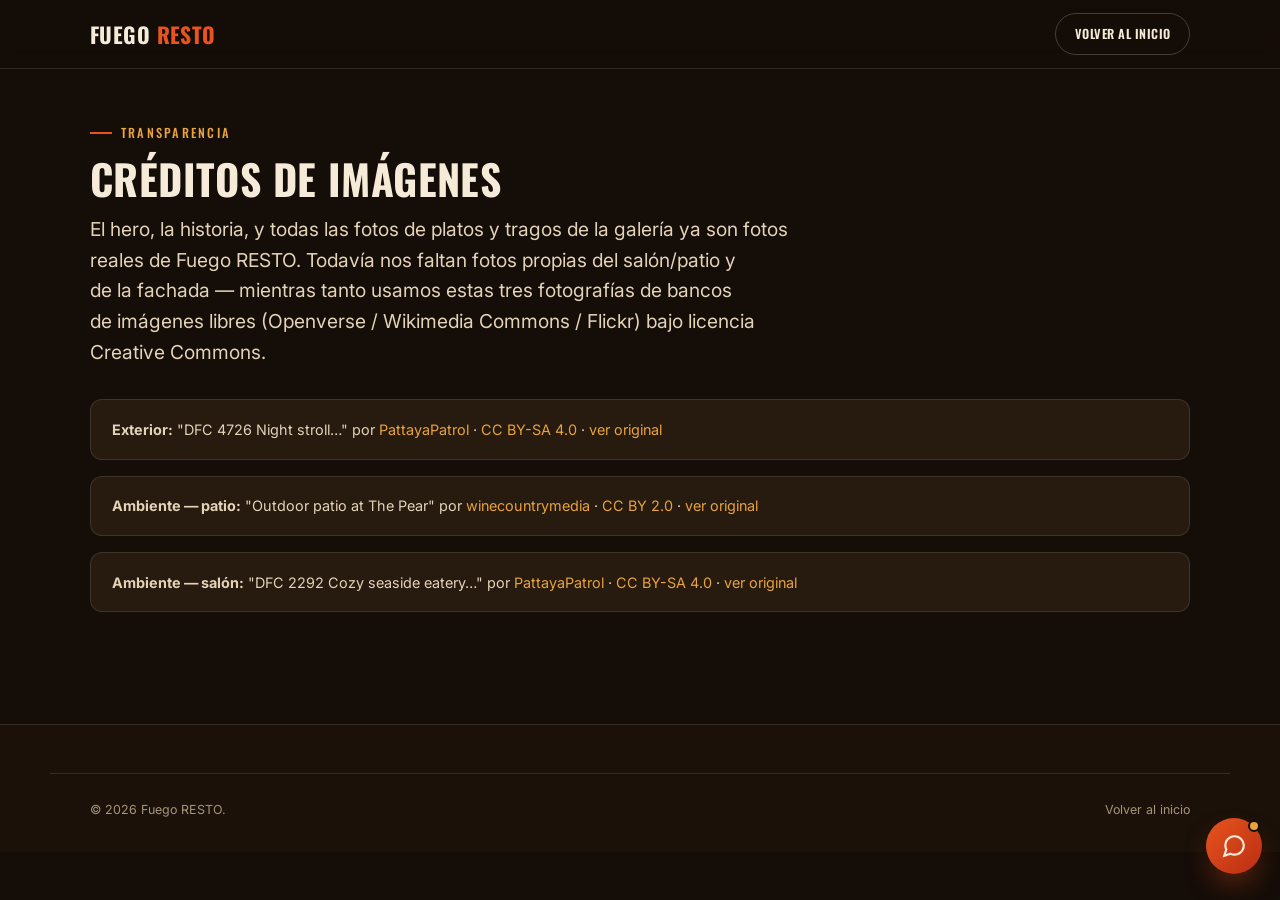
<file: creditos.html>
<!DOCTYPE html>
<html lang="es-AR">
<head>
<script>document.documentElement.classList.add('js');</script>
<meta charset="UTF-8">
<meta name="viewport" content="width=device-width, initial-scale=1">
<title>Créditos de imágenes — Fuego RESTO</title>
<meta name="description" content="Atribución de las fotografías de banco de imágenes usadas temporalmente en el sitio de Fuego RESTO.">
<meta name="theme-color" content="#150D08">
<link rel="icon" href="data:image/svg+xml,%3Csvg xmlns='http://www.w3.org/2000/svg' viewBox='0 0 24 24'%3E%3Cpath fill='%23E8541E' d='M12 2c1 3-2 4-2 7a3 3 0 0 0 6 0c1 1 2 2.5 2 4.5A6.5 6.5 0 0 1 5 13.5C5 8 9 6 12 2Z'/%3E%3C/svg%3E">
<link rel="preconnect" href="https://fonts.googleapis.com">
<link rel="preconnect" href="https://fonts.gstatic.com" crossorigin>
<link rel="stylesheet" href="https://fonts.googleapis.com/css2?family=Oswald:wght@500;600;700&family=Inter:wght@400;500;600&family=Caveat:wght@600&display=swap">
<link rel="stylesheet" href="styles.css?v=20260723">
<style>
  .credits-list { display: grid; gap: 1rem; margin-top: 2rem; }
  .credits-list li { background: var(--bg-3); border: 1px solid var(--line); border-radius: 12px; padding: 1.1rem 1.3rem; font-size: .9rem; }
  .credits-list li a { color: var(--gold); }
  .credits-list li a:hover { text-decoration: underline; }
  .credits-list code { color: var(--cream-3); font-size: .8rem; }
</style>
</head>
<body>
<div class="splash" data-splash aria-hidden="true">
  <div class="splash-inner">
    <div class="splash-glow"></div>
    <p class="splash-kicker">Parrilla de barrio · San Justo</p>
    <p class="splash-title">Fuego <em>RESTO</em></p>
    <span class="splash-line"></span>
  </div>
</div>
<a class="skip-link" href="#main">Saltar al contenido</a>
<header class="nav is-scrolled" data-nav data-nav-solid>
  <div class="container nav-inner">
    <a href="index.html" class="nav-logo">Fuego <em>RESTO</em></a>
    <div class="nav-actions">
      <a class="btn btn-ghost btn-sm" href="index.html">Volver al inicio</a>
    </div>
  </div>
</header>
<main id="main" class="section" style="padding-top:calc(var(--nav-h) + 3rem);">
  <div class="container">
    <p class="kicker">Transparencia</p>
    <h1 style="font-size:clamp(1.8rem,4vw,2.6rem); margin-bottom:.8rem;">Créditos de imágenes</h1>
    <p class="lede" style="max-width:60ch;">
      El hero, la historia, y todas las fotos de platos y tragos de la galería ya son fotos reales de Fuego RESTO.
      Todavía nos faltan fotos propias del salón/patio y de la fachada — mientras tanto usamos estas tres
      fotografías de bancos de imágenes libres (Openverse / Wikimedia Commons / Flickr) bajo licencia Creative Commons.
    </p>
    <ul class="credits-list">
      <li><strong>Exterior:</strong> "DFC 4726 Night stroll…" por <a href="https://www.flickr.com/people/PattayaPatrol" target="_blank" rel="noopener">PattayaPatrol</a> · <a href="https://creativecommons.org/licenses/by-sa/4.0/" target="_blank" rel="noopener">CC BY-SA 4.0</a> · <a href="https://commons.wikimedia.org/w/index.php?curid=188878034" target="_blank" rel="noopener">ver original</a></li>
      <li><strong>Ambiente — patio:</strong> "Outdoor patio at The Pear" por <a href="https://www.flickr.com/photos/136394702@N02" target="_blank" rel="noopener">winecountrymedia</a> · <a href="https://creativecommons.org/licenses/by/2.0/" target="_blank" rel="noopener">CC BY 2.0</a> · <a href="https://www.flickr.com/photos/136394702@N02/23331735781" target="_blank" rel="noopener">ver original</a></li>
      <li><strong>Ambiente — salón:</strong> "DFC 2292 Cozy seaside eatery…" por <a href="https://www.flickr.com/people/PattayaPatrol" target="_blank" rel="noopener">PattayaPatrol</a> · <a href="https://creativecommons.org/licenses/by-sa/4.0/" target="_blank" rel="noopener">CC BY-SA 4.0</a> · <a href="https://commons.wikimedia.org/w/index.php?curid=189908071" target="_blank" rel="noopener">ver original</a></li>
    </ul>
  </div>
</main>
<footer class="footer">
  <div class="container footer-bottom">
    <span>© <span data-year>2026</span> Fuego RESTO.</span>
    <a href="index.html">Volver al inicio</a>
  </div>
</footer>
<script defer src="lib/manifest.js"></script>
<script defer src="main.js?v=20260723"></script>
</body>
</html>
</file>
<file: styles.css>
/* =============================================================
   Fuego RESTO — styles.css
   1. Tokens  2. Reset  3. Utilities  4. Typography  5. Components
   6. Sections  7. Effects  8. Responsive  9. Reduced-motion
   ============================================================= */

/* =============================================================
   1. Tokens
   ============================================================= */
:root {
  --bg:        #150D08;
  --bg-2:      #1B1109;
  --bg-3:      #271A0F;
  --bg-4:      #32210F;
  --cream:     #F5EBD8;
  --cream-2:   #E3D3B8;
  --cream-3:   #A6947A;
  --accent:    #E8541E;
  --accent-2:  #B92E12;
  --gold:      #E8A33D;
  --line:      rgba(245,235,216,.12);
  --line-2:    rgba(245,235,216,.22);

  --display: "Oswald", "Segoe UI", sans-serif;
  --sans:    "Inter", "Segoe UI", sans-serif;
  --hand:    "Caveat", cursive;

  --ease-out:    cubic-bezier(0.16, 1, 0.3, 1);
  --ease-in:     cubic-bezier(0.7, 0, 0.84, 0);
  --ease-soft:   cubic-bezier(0.25, 0.46, 0.45, 0.94);
  --ease-bounce: cubic-bezier(0.34, 1.56, 0.64, 1);

  --nav-h: 68px;
  --container: 1180px;
}

@property --mesh-x { syntax: "<percentage>"; inherits: false; initial-value: 30%; }
@property --mesh-y { syntax: "<percentage>"; inherits: false; initial-value: 40%; }
@property --flicker { syntax: "<number>"; inherits: false; initial-value: 1; }

/* =============================================================
   2. Reset & base
   ============================================================= */
*, *::before, *::after { box-sizing: border-box; margin: 0; }
html {
  -webkit-text-size-adjust: 100%;
  tab-size: 2;
  scroll-behavior: smooth;
  overflow-x: clip;
}
body {
  font-family: var(--sans);
  font-size: 16px;
  line-height: 1.6;
  background: var(--bg);
  color: var(--cream-2);
  -webkit-font-smoothing: antialiased;
  -moz-osx-font-smoothing: grayscale;
  text-rendering: optimizeLegibility;
  overflow-x: clip;
  overscroll-behavior-y: none;
}
img, svg, video { display: block; max-width: 100%; }
img { height: auto; }
button { font: inherit; color: inherit; cursor: pointer; border: 0; background: none; }
a { color: inherit; text-decoration: none; }
p { text-wrap: pretty; }
ul { list-style: none; padding: 0; }
h1, h2, h3, h4 { text-wrap: balance; line-height: 1.05; }
::selection { background: var(--accent); color: var(--cream); }

:focus-visible {
  outline: 2px solid var(--gold);
  outline-offset: 3px;
  border-radius: 4px;
}

/* =============================================================
   3. Utilities
   ============================================================= */
.skip-link {
  position: fixed; top: -100px; left: 1rem; z-index: 9999;
  padding: .7rem 1.1rem; background: var(--cream); color: var(--bg);
  border-radius: 8px; font-weight: 600;
  transition: top .3s var(--ease-out);
}
.skip-link:focus { top: 1rem; }

.container {
  width: 100%; max-width: var(--container);
  margin-inline: auto; padding-inline: 1.25rem;
}
@media (min-width: 720px)  { .container { padding-inline: 2rem; } }
@media (min-width: 1280px) { .container { padding-inline: 2.5rem; } }

.sr-only {
  position: absolute; width: 1px; height: 1px; padding: 0; margin: -1px;
  overflow: hidden; clip: rect(0,0,0,0); white-space: nowrap; border: 0;
}

.section { padding-block: 4.5rem; position: relative; scroll-margin-top: calc(var(--nav-h) + 14px); }
.hero { scroll-margin-top: var(--nav-h); }
@media (min-width: 960px) { .section { padding-block: 7rem; } }

.section-head { max-width: 46rem; margin-bottom: 2.5rem; }
.section-head.center { margin-inline: auto; text-align: center; }

.kicker {
  display: inline-flex; align-items: center; gap: .55rem;
  font-family: var(--display);
  font-size: .78rem; letter-spacing: .18em; text-transform: uppercase;
  color: var(--gold); font-weight: 500;
  margin-bottom: .9rem;
}
.kicker::before {
  content: ""; width: 22px; height: 2px; background: var(--accent);
  display: inline-block;
}

/* Gated behind .js (added by an inline head script) so content stays
   visible when JavaScript is disabled — see 08-pre-deploy-checklist.md */
.js [data-reveal] {
  opacity: 0; transform: translateY(32px);
  transition: opacity .8s var(--ease-soft), transform .8s var(--ease-soft);
}
.js [data-reveal].is-revealed { opacity: 1; transform: none; }

/* =============================================================
   4. Typography
   ============================================================= */
h1, h2, h3 { font-family: var(--display); text-transform: uppercase; color: var(--cream); }
h1 { font-weight: 700; letter-spacing: .01em; }
h2 { font-weight: 600; letter-spacing: .01em; font-size: clamp(1.9rem, 4.4vw, 3rem); }
h3 { font-weight: 600; font-size: clamp(1.2rem, 2.4vw, 1.5rem); }
.lede { font-size: clamp(1.05rem, 1.6vw, 1.2rem); color: var(--cream-2); }
.eyebrow-hand { font-family: var(--hand); color: var(--gold); font-size: 1.4rem; }

/* =============================================================
   5. Components
   ============================================================= */

/* Buttons */
.btn {
  display: inline-flex; align-items: center; justify-content: center; gap: .6rem;
  padding: .95rem 1.6rem;
  font-family: var(--display); font-size: .92rem; letter-spacing: .04em; text-transform: uppercase;
  font-weight: 600; border-radius: 999px;
  transition: transform .45s var(--ease-soft), box-shadow .45s var(--ease-soft), background .3s, color .3s;
  white-space: nowrap;
}
.btn:hover { transform: translateY(-3px); }
.btn:active { transform: translateY(-1px); transition-duration: .12s; }

.btn-primary {
  background: linear-gradient(135deg, var(--accent), var(--accent-2));
  color: var(--cream);
  box-shadow: 0 14px 30px -10px rgba(232,84,30,.55), 0 4px 10px rgba(0,0,0,.25);
}
.btn-primary:hover { box-shadow: 0 22px 44px -10px rgba(232,84,30,.7), 0 6px 16px rgba(0,0,0,.3); }

.btn-ghost {
  background: transparent; color: var(--cream);
  border: 1px solid var(--line-2);
}
.btn-ghost:hover { background: rgba(245,235,216,.06); border-color: var(--gold); }

.btn-sm { padding: .65rem 1.15rem; font-size: .78rem; }

.btn-whatsapp {
  background: #25D366; color: #06210F;
  box-shadow: 0 10px 26px -8px rgba(37,211,102,.55);
}
.btn-whatsapp:hover { box-shadow: 0 18px 36px -8px rgba(37,211,102,.65); }

.btn svg { width: 1.1em; height: 1.1em; flex-shrink: 0; }

/* Pills / badges */
.pill {
  display: inline-flex; align-items: center; gap: .4rem;
  padding: .5rem .95rem; border-radius: 999px;
  background: var(--bg-3); border: 1px solid var(--line);
  font-size: .82rem; color: var(--cream-2);
}
.pill-row { display: flex; flex-wrap: wrap; gap: .6rem; }

/* Cards */
.card {
  background: var(--bg-3); border: 1px solid var(--line);
  border-radius: 18px; padding: 1.6rem;
  --rx: 0deg; --ry: 0deg;
  transform: perspective(900px) rotateX(var(--rx)) rotateY(var(--ry));
  transform-style: preserve-3d;
  transition: transform .55s var(--ease-soft), border-color .3s, box-shadow .4s;
}
.card:hover {
  border-color: rgba(232,84,30,.4);
  box-shadow: 0 30px 60px -25px rgba(232,84,30,.4), 0 10px 24px rgba(0,0,0,.3);
}
.has-tilt:hover { transition-duration: .15s; }

/* =============================================================
   6. Sections — Header / Nav
   ============================================================= */
.nav {
  position: fixed; top: 0; inset-inline: 0; z-index: 200;
  height: var(--nav-h);
  display: flex; align-items: center;
  background: linear-gradient(to bottom, rgba(21,13,8,.85), transparent);
  transition: background-color .4s var(--ease-out), box-shadow .4s var(--ease-out), backdrop-filter .4s;
}
.nav.is-scrolled {
  background: rgba(21,13,8,.92);
  backdrop-filter: blur(10px); -webkit-backdrop-filter: blur(10px);
  box-shadow: 0 1px 0 var(--line);
}
.nav-inner { display: flex; align-items: center; justify-content: space-between; gap: 1rem; width: 100%; }
.nav-logo { font-family: var(--display); font-weight: 700; font-size: 1.35rem; letter-spacing: .02em; color: var(--cream); text-transform: uppercase; }
.nav-logo em { font-style: normal; color: var(--accent); }
.nav-links { display: none; align-items: center; gap: 1.8rem; }
.nav-link {
  position: relative; font-size: .85rem; letter-spacing: .04em; text-transform: uppercase; font-weight: 500;
  padding: .25rem 0; color: var(--cream-2);
}
.nav-link::after {
  content: ""; position: absolute; left: 0; right: 0; bottom: -3px; height: 1px; background: var(--gold);
  transform: scaleX(0); transform-origin: right; transition: transform .45s var(--ease-out);
}
.nav-link:hover { color: var(--cream); }
.nav-link:hover::after { transform: scaleX(1); transform-origin: left; }
.nav-actions { display: flex; align-items: center; gap: .7rem; }
.nav-status { display: none; align-items: center; gap: .45rem; font-size: .78rem; color: var(--cream-3); }
.nav-status .dot { width: 7px; height: 7px; border-radius: 50%; background: var(--cream-3); }
.nav-status.is-open .dot { background: #3FCE6A; box-shadow: 0 0 0 3px rgba(63,206,106,.2); }
.nav-status.is-closed .dot { background: #E8541E; }

.nav-toggle {
  display: grid; place-items: center; width: 40px; height: 40px;
}
.nav-toggle span, .nav-toggle span::before, .nav-toggle span::after {
  content: ""; display: block; width: 22px; height: 2px; background: var(--cream);
  position: relative; transition: transform .3s var(--ease-out), opacity .3s;
}
.nav-toggle span::before { position: absolute; top: -7px; }
.nav-toggle span::after { position: absolute; top: 7px; }
.nav-toggle[aria-expanded="true"] span { background: transparent; }
.nav-toggle[aria-expanded="true"] span::before { transform: translateY(7px) rotate(45deg); }
.nav-toggle[aria-expanded="true"] span::after { transform: translateY(-7px) rotate(-45deg); }

.mobile-menu {
  position: fixed; inset: 0; z-index: 190;
  background: var(--bg); display: grid; place-items: center;
  clip-path: inset(0 0 100% 0);
  transition: clip-path .6s var(--ease-soft);
}
.mobile-menu[data-open="true"] { clip-path: inset(0); }
.mobile-menu-links { display: flex; flex-direction: column; align-items: center; gap: 1.4rem; }
.mobile-menu-links a { font-family: var(--display); font-size: 1.6rem; text-transform: uppercase; color: var(--cream); }
.mobile-menu-cta { margin-top: 2rem; }

/* =============================================================
   Hero
   ============================================================= */
.hero {
  position: relative; min-height: 100svh; display: flex; align-items: flex-end;
  overflow: hidden; isolation: isolate;
  padding-top: calc(var(--nav-h) + 2rem); padding-bottom: 3.5rem;
}
.hero-bg { position: absolute; inset: 0; z-index: -3; }
.hero-bg img { width: 100%; height: 100%; object-fit: cover; }
.hero-tint {
  position: absolute; inset: 0; z-index: -2;
  background:
    linear-gradient(to top, rgba(21,13,8,.98) 0%, rgba(21,13,8,.75) 38%, rgba(21,13,8,.35) 68%, rgba(21,13,8,.55) 100%);
}
.hero-ember {
  position: absolute; inset: -10%; z-index: -1; pointer-events: none;
  background:
    radial-gradient(45% 40% at var(--mesh-x) var(--mesh-y), rgba(232,84,30,.5), transparent 65%),
    radial-gradient(35% 30% at 78% 82%, rgba(232,163,61,.35), transparent 60%);
  filter: blur(70px) saturate(130%);
  opacity: calc(.55 * var(--flicker));
  animation: meshDrift 26s ease-in-out infinite, flicker 5s ease-in-out infinite;
  mix-blend-mode: screen;
}
@keyframes meshDrift {
  0%, 100% { --mesh-x: 28%; --mesh-y: 38%; }
  50%      { --mesh-x: 62%; --mesh-y: 55%; }
}
@keyframes flicker {
  0%, 100% { --flicker: 1; }
  20%      { --flicker: .85; }
  45%      { --flicker: 1.05; }
  70%      { --flicker: .9; }
}
.hero-grain {
  position: absolute; inset: 0; z-index: 0; pointer-events: none;
  opacity: .16; mix-blend-mode: overlay;
  background-image: url("data:image/svg+xml;utf8,<svg xmlns='http://www.w3.org/2000/svg' viewBox='0 0 200 200'><filter id='n'><feTurbulence type='fractalNoise' baseFrequency='0.9' numOctaves='3' stitchTiles='stitch'/><feColorMatrix values='0 0 0 0 0 0 0 0 0 0 0 0 0 0 0 0 0 0 0.45 0'/></filter><rect width='100%25' height='100%25' filter='url(%23n)'/></svg>");
  background-size: 220px 220px;
}
.hero-inner { position: relative; width: 100%; }
.hero-badge {
  display: inline-flex; align-items: center; gap: .5rem;
  padding: .5rem .9rem; border-radius: 999px;
  background: rgba(39,26,15,.75); border: 1px solid var(--line-2);
  font-size: .82rem; color: var(--cream-2); margin-bottom: 1.1rem;
  backdrop-filter: blur(6px);
}
.hero-badge strong { color: var(--gold); font-family: var(--display); }
.hero-title {
  font-size: clamp(2.6rem, 8vw, 5.4rem);
  max-width: 14ch;
  margin-bottom: 1.1rem;
}
.hero-title em {
  font-style: normal; color: transparent;
  background: linear-gradient(120deg, var(--gold), var(--accent));
  -webkit-background-clip: text; background-clip: text;
}
.hero-sub { max-width: 42ch; margin-bottom: 1.9rem; }
.hero-actions { display: flex; flex-wrap: wrap; gap: .9rem; }
.hero-meta { display: flex; flex-wrap: wrap; gap: 1.4rem; margin-top: 2rem; font-size: .85rem; color: var(--cream-3); }
.hero-meta span { display: inline-flex; align-items: center; gap: .5rem; }
.hero-meta svg { width: 1em; height: 1em; }

/* =============================================================
   Marquee
   ============================================================= */
.marquee-wrap { background: var(--bg-2); border-block: 1px solid var(--line); overflow: hidden; }
.marquee { overflow: hidden; position: relative; padding-block: .9rem; }
.marquee::before, .marquee::after {
  content: ""; position: absolute; top: 0; bottom: 0; width: 60px; z-index: 2; pointer-events: none;
}
.marquee::before { left: 0;  background: linear-gradient(90deg, var(--bg-2), transparent); }
.marquee::after  { right: 0; background: linear-gradient(270deg, var(--bg-2), transparent); }
.marquee-track { display: inline-flex; gap: 2.4rem; white-space: nowrap; will-change: transform; }
.marquee-track span {
  font-family: var(--display); text-transform: uppercase; letter-spacing: .06em;
  font-size: .95rem; color: var(--cream-3);
}
.marquee-track span.dot { color: var(--accent); }

/* =============================================================
   Historia
   ============================================================= */
.historia-grid { display: grid; gap: 2.5rem; align-items: center; }
.historia-figure { position: relative; border-radius: 20px; overflow: hidden; aspect-ratio: 4/3; }
.historia-figure img { width: 100%; height: 100%; object-fit: cover; transition: transform 1.2s var(--ease-soft); }
.historia-figure:hover img { transform: scale(1.06); }
.historia-text .lede { margin-bottom: 1.1rem; }
.historia-text p + p { margin-top: 1rem; }

/* =============================================================
   Info strip
   ============================================================= */
.info-grid {
  display: grid; gap: 1rem;
  grid-template-columns: 1fr;
}
.info-card {
  background: var(--bg-3); border: 1px solid var(--line); border-radius: 16px;
  padding: 1.5rem; display: flex; flex-direction: column; gap: .5rem;
}
.info-card .info-icon {
  width: 38px; height: 38px; border-radius: 10px;
  display: grid; place-items: center;
  background: rgba(232,84,30,.14); color: var(--accent);
  margin-bottom: .3rem;
}
.info-card .info-icon svg { width: 20px; height: 20px; }
.info-card h3 { text-transform: none; font-size: 1.02rem; letter-spacing: 0; color: var(--cream); }
.info-card p, .info-card a { color: var(--cream-2); font-size: .92rem; }
.info-card a:hover { color: var(--gold); }
.info-card .hours-row { display: flex; justify-content: space-between; gap: .5rem; font-size: .86rem; }
.info-card .hours-row + .hours-row { margin-top: .35rem; padding-top: .35rem; border-top: 1px dashed var(--line); }
.info-card .hours-row.is-closed { color: var(--cream-3); }
.pay-list { display: flex; flex-wrap: wrap; gap: .4rem; margin-top: .3rem; }
.pay-list span { font-size: .74rem; padding: .3rem .6rem; border-radius: 999px; background: var(--bg-4); color: var(--cream-2); }

/* =============================================================
   Galería
   ============================================================= */
.gallery-tabs { display: flex; flex-wrap: wrap; gap: .6rem; margin-bottom: 1.8rem; }
.gallery-tab {
  padding: .55rem 1.1rem; border-radius: 999px; border: 1px solid var(--line-2);
  font-family: var(--display); font-size: .78rem; letter-spacing: .05em; text-transform: uppercase;
  color: var(--cream-2); transition: background .3s, color .3s, border-color .3s;
}
.gallery-tab:hover { border-color: var(--gold); }
.gallery-tab.is-active { background: var(--accent); border-color: var(--accent); color: var(--cream); }
.gallery-grid {
  display: grid; gap: .8rem;
  grid-template-columns: repeat(2, 1fr);
}
.gallery-item {
  position: relative; border-radius: 14px; overflow: hidden; aspect-ratio: 1;
  transition: opacity .35s var(--ease-out);
}
/* Filtering only applies once JS has classified the grid — without JS every photo shows */
.gallery-item.is-hidden { display: none; }
.gallery-item img { width: 100%; height: 100%; object-fit: cover; transition: transform .8s var(--ease-soft), filter .5s; }
.gallery-item:hover img { transform: scale(1.1); filter: saturate(1.15) brightness(1.04); }
.gallery-item .gallery-cap {
  position: absolute; inset-inline: 0; bottom: 0; padding: .8rem;
  background: linear-gradient(to top, rgba(21,13,8,.85), transparent);
  font-size: .78rem; color: var(--cream-2); opacity: 0; transition: opacity .3s;
}
.gallery-item:hover .gallery-cap { opacity: 1; }

/* =============================================================
   Menú destacado
   ============================================================= */
.dish-grid { display: grid; gap: 1.1rem; grid-template-columns: 1fr; }
.dish-card h3 { text-transform: none; letter-spacing: 0; margin-bottom: .4rem; color: var(--gold); }
.dish-card p { font-size: .92rem; color: var(--cream-2); }
.dish-card .dish-num { font-family: var(--display); font-size: .8rem; color: var(--cream-3); letter-spacing: .08em; }
.dish-card-top { display: flex; justify-content: space-between; align-items: baseline; margin-bottom: .3rem; }
.dish-card-price { font-family: var(--display); font-size: .85rem; color: var(--cream); }

/* =============================================================
   Carta completa (menu-list)
   ============================================================= */
.menu-banner {
  display: flex; flex-wrap: wrap; align-items: center; justify-content: space-between; gap: 1rem;
  background: linear-gradient(135deg, var(--bg-3), var(--bg-2));
  border: 1px solid var(--line); border-radius: 16px;
  padding: 1.2rem 1.4rem; margin-bottom: 2.6rem;
}
.menu-banner p { font-size: .9rem; color: var(--cream-2); max-width: 48ch; }
.menu-cat { margin-bottom: 3rem; }
.menu-cat-head { display: flex; align-items: baseline; justify-content: space-between; gap: 1rem; margin-bottom: 1.1rem; border-bottom: 1px solid var(--line); padding-bottom: .7rem; }
.menu-cat-head h3 { text-transform: none; letter-spacing: 0; color: var(--gold); font-size: 1.15rem; }
.menu-cat-note { font-size: .78rem; color: var(--cream-3); }
.menu-row { display: flex; justify-content: space-between; align-items: baseline; gap: 1rem; padding-block: .6rem; border-bottom: 1px dashed var(--line); }
.menu-row:last-child { border-bottom: 0; }
.menu-row-name { color: var(--cream-2); font-size: .95rem; }
.menu-row-desc { display: block; font-size: .78rem; color: var(--cream-3); margin-top: .15rem; }
.menu-row-price { font-family: var(--display); color: var(--cream); white-space: nowrap; font-size: .92rem; }
.menu-cat-pending {
  border: 1px dashed var(--line-2); border-radius: 14px; padding: 1.3rem;
  font-size: .88rem; color: var(--cream-3);
}
.menu-cat-pending a { color: var(--gold); }
.menu-cat-pending a:hover { text-decoration: underline; }
.menu-subhead {
  font-family: var(--display); text-transform: uppercase; letter-spacing: .05em;
  font-size: .78rem; color: var(--cream-3);
  margin-top: 1.6rem; padding-top: 1rem; border-top: 1px solid var(--line);
  margin-bottom: .4rem;
}
.menu-cat > .menu-subhead:first-child { margin-top: 0; padding-top: 0; border-top: 0; }

/* =============================================================
   Promos
   ============================================================= */
.promos {
  border-radius: 24px; overflow: hidden; position: relative; isolation: isolate;
  background: linear-gradient(135deg, var(--bg-3), var(--bg-2));
  border: 1px solid var(--line);
  padding: 2.4rem 1.6rem;
}
.promos::before {
  content: ""; position: absolute; inset: 0; z-index: -1;
  background: radial-gradient(60% 80% at 100% 0%, rgba(232,84,30,.22), transparent 60%);
}
.promos-grid { display: grid; gap: 1.6rem; }
.promo-tag {
  font-family: var(--hand); font-size: 2.6rem; color: var(--gold); line-height: 1;
}
.promo-block h3 { margin-bottom: .5rem; }
.promo-block p { color: var(--cream-2); font-size: .95rem; }
.promo-soon { display: flex; align-items: center; gap: .6rem; font-size: .8rem; color: var(--cream-3); margin-top: .8rem; }
.promo-soon .soon-dot { width: 6px; height: 6px; border-radius: 50%; background: var(--gold); }

/* =============================================================
   Reseñas
   ============================================================= */
.rating-block { display: flex; align-items: center; gap: 1.3rem; margin-bottom: 2.2rem; flex-wrap: wrap; }
.rating-num { font-family: var(--display); font-size: 3.4rem; color: var(--gold); line-height: 1; }
.rating-stars { color: var(--gold); font-size: 1.2rem; letter-spacing: .1em; }
.rating-count { font-size: .88rem; color: var(--cream-3); }
.testi-grid { display: grid; gap: 1.1rem; grid-template-columns: 1fr; }
.testi-card { position: relative; }
.testi-quote { font-size: 2.4rem; color: var(--accent); line-height: .6; display: block; margin-bottom: .6rem; font-family: var(--display); }
.testi-card p.testi-text { font-size: .95rem; color: var(--cream-2); margin-bottom: 1rem; }
.testi-name { font-family: var(--display); font-size: .85rem; letter-spacing: .04em; text-transform: uppercase; color: var(--cream); }
.testi-source { font-size: .75rem; color: var(--cream-3); }

/* =============================================================
   Ubicación
   ============================================================= */
.ubicacion-grid { display: grid; gap: 1.4rem; }
.map-frame { border-radius: 18px; overflow: hidden; border: 1px solid var(--line); aspect-ratio: 4/3; }
.map-frame iframe { width: 100%; height: 100%; border: 0; filter: grayscale(.25) sepia(.15) saturate(1.1); }
.ubicacion-card { background: var(--bg-3); border: 1px solid var(--line); border-radius: 18px; padding: 1.8rem; }
.ubicacion-card address { font-style: normal; color: var(--cream-2); margin-bottom: 1.2rem; }
.ubicacion-actions { display: flex; flex-wrap: wrap; gap: .8rem; }

/* =============================================================
   Footer
   ============================================================= */
.footer { background: var(--bg-2); border-top: 1px solid var(--line); padding-block: 3rem 2rem; }
.footer-grid { display: grid; gap: 2rem; margin-bottom: 2rem; }
.footer-logo { font-family: var(--display); font-size: 1.4rem; text-transform: uppercase; color: var(--cream); margin-bottom: .6rem; }
.footer-col h4 { font-family: var(--display); font-size: .8rem; letter-spacing: .08em; text-transform: uppercase; color: var(--gold); margin-bottom: .8rem; }
.footer-col ul li { margin-bottom: .5rem; font-size: .88rem; color: var(--cream-3); }
.footer-col a:hover { color: var(--gold); }
.footer-bottom {
  display: flex; flex-wrap: wrap; justify-content: space-between; gap: .8rem;
  padding-top: 1.6rem; border-top: 1px solid var(--line);
  font-size: .78rem; color: var(--cream-3);
}
.footer-bottom a:hover { color: var(--gold); }

/* =============================================================
   Mobile sticky action bar + WhatsApp FAB
   ============================================================= */
.mobile-actionbar {
  position: fixed; left: 0; right: 0; bottom: 0; z-index: 180;
  display: grid; grid-template-columns: 1fr 1fr;
  background: var(--bg-2); border-top: 1px solid var(--line);
  padding: .6rem .8rem calc(.6rem + env(safe-area-inset-bottom));
  gap: .6rem;
}
.mobile-actionbar .btn { width: 100%; padding: .85rem 1rem; font-size: .82rem; }

/* =============================================================
   Reserva por WhatsApp (form)
   ============================================================= */
.reserve-form { max-width: 46rem; margin-inline: auto; }
.field-grid { display: grid; gap: 1.1rem; grid-template-columns: 1fr; margin-bottom: 1.6rem; }
.field { display: flex; flex-direction: column; gap: .45rem; }
.field-full { grid-column: 1 / -1; }
.field label {
  font-family: var(--display); font-size: .74rem; letter-spacing: .08em; text-transform: uppercase;
  color: var(--cream-3);
}
.field input, .field textarea {
  width: 100%; padding: .85rem 1rem; border-radius: 10px;
  background: var(--bg-3); border: 1px solid var(--line-2); color: var(--cream);
  font-family: var(--sans); font-size: .95rem;
  transition: border-color .3s, background .3s;
}
.field input:focus, .field textarea:focus {
  outline: none; border-color: var(--gold); background: var(--bg-4);
}
.field textarea { resize: vertical; min-height: 4.5rem; }
.field input::placeholder, .field textarea::placeholder { color: var(--cream-3); opacity: .6; }
/* Native date/time picker icon — recolor for dark background */
.field input[type="date"], .field input[type="time"] { color-scheme: dark; }
.reserve-submit { width: 100%; }
.reserve-note { text-align: center; font-size: .8rem; color: var(--cream-3); margin-top: 1rem; }
.reserve-form.is-sending .reserve-submit { opacity: .6; pointer-events: none; }

@media (min-width: 720px) {
  .field-grid { grid-template-columns: 1fr 1fr; }
}

/* =============================================================
   Splash loader
   ============================================================= */
.splash {
  position: fixed; inset: 0; z-index: 10000;
  background: var(--bg);
  display: grid; place-items: center;
  transition: opacity .6s var(--ease-out), visibility .6s;
  animation: splashSafety .01s 4.5s forwards;
}
.splash.is-out { opacity: 0; visibility: hidden; pointer-events: none; }
@keyframes splashSafety { to { opacity: 0; visibility: hidden; pointer-events: none; } }
.splash-inner { position: relative; text-align: center; padding: 2rem; }
.splash-glow {
  position: absolute; inset: -60% -40%; z-index: -1; pointer-events: none;
  background: radial-gradient(40% 45% at 50% 55%, rgba(232,84,30,.4), transparent 70%);
  filter: blur(50px);
  animation: flicker 2.2s ease-in-out infinite;
}
.splash-kicker {
  font-family: var(--display); font-size: .74rem; letter-spacing: .28em; text-transform: uppercase;
  color: var(--cream-3); margin-bottom: .6rem;
  opacity: 0; animation: splashIn .6s var(--ease-out) forwards;
}
.splash-title {
  font-family: var(--display); text-transform: uppercase; font-weight: 700;
  font-size: clamp(1.9rem, 7vw, 3.2rem); color: var(--cream); line-height: 1;
  opacity: 0; transform: scale(.92) translateY(6px);
  animation: splashIn .7s var(--ease-out) .12s forwards;
}
.splash-title em {
  font-style: normal; color: transparent;
  background: linear-gradient(120deg, var(--gold), var(--accent));
  -webkit-background-clip: text; background-clip: text;
}
.splash-line {
  display: block; width: 46px; height: 2px; margin: 1.1rem auto 0;
  background: linear-gradient(90deg, var(--accent), var(--gold));
  transform: scaleX(0); transform-origin: center;
  animation: splashLine .6s var(--ease-out) .55s forwards;
}
@keyframes splashIn { to { opacity: 1; transform: none; } }
@keyframes splashLine { to { transform: scaleX(1); } }

/* =============================================================
   Chatbot widget
   ============================================================= */
.chat-fab {
  position: fixed; right: 1.1rem; bottom: 5.6rem; z-index: 150;
  width: 56px; height: 56px; border-radius: 50%;
  display: grid; place-items: center;
  background: linear-gradient(135deg, var(--accent), var(--accent-2));
  color: var(--cream);
  box-shadow: 0 14px 30px -10px rgba(232,84,30,.6), 0 4px 10px rgba(0,0,0,.3);
  transition: transform .35s var(--ease-soft);
}
.chat-fab:hover { transform: translateY(-3px) scale(1.05); }
.chat-fab svg { width: 26px; height: 26px; }
.chat-fab .chat-fab-dot {
  position: absolute; top: 2px; right: 2px; width: 12px; height: 12px; border-radius: 50%;
  background: var(--gold); border: 2px solid var(--bg);
}

.chat-panel {
  position: fixed; right: 1.1rem; bottom: 5.6rem; z-index: 151;
  width: min(360px, calc(100vw - 2.2rem)); height: min(520px, calc(100vh - 8rem));
  background: var(--bg-2); border: 1px solid var(--line-2); border-radius: 18px;
  box-shadow: 0 30px 70px -20px rgba(0,0,0,.6);
  display: flex; flex-direction: column; overflow: hidden;
  opacity: 0; transform: translateY(16px) scale(.98); pointer-events: none;
  transition: opacity .35s var(--ease-out), transform .35s var(--ease-soft);
}
.chat-panel.is-open { opacity: 1; transform: none; pointer-events: auto; }
.chat-head {
  display: flex; align-items: center; justify-content: space-between;
  padding: 1rem 1.1rem; background: var(--bg-3); border-bottom: 1px solid var(--line);
  font-family: var(--display); font-size: .88rem; letter-spacing: .03em; text-transform: uppercase; color: var(--cream);
}
.chat-close { width: 28px; height: 28px; display: grid; place-items: center; color: var(--cream-3); font-size: 1.3rem; line-height: 1; }
.chat-close:hover { color: var(--cream); }
.chat-body { flex: 1; overflow-y: auto; padding: 1rem; display: flex; flex-direction: column; gap: .7rem; }
.chat-msg { max-width: 85%; padding: .65rem .9rem; border-radius: 14px; font-size: .88rem; line-height: 1.45; }
.chat-msg-bot { align-self: flex-start; background: var(--bg-3); color: var(--cream-2); border-bottom-left-radius: 4px; }
.chat-msg-user { align-self: flex-end; background: var(--accent); color: var(--cream); border-bottom-right-radius: 4px; }
.chat-msg-error { align-self: flex-start; background: rgba(232,84,30,.14); color: var(--cream-2); border: 1px solid rgba(232,84,30,.3); }
.chat-msg-typing { align-self: flex-start; display: flex; gap: .3rem; padding: .8rem 1rem; background: var(--bg-3); border-radius: 14px; border-bottom-left-radius: 4px; }
.chat-msg-typing span { width: 6px; height: 6px; border-radius: 50%; background: var(--cream-3); animation: chatTyping 1.1s ease-in-out infinite; }
.chat-msg-typing span:nth-child(2) { animation-delay: .15s; }
.chat-msg-typing span:nth-child(3) { animation-delay: .3s; }
@keyframes chatTyping { 0%, 60%, 100% { opacity: .3; transform: translateY(0); } 30% { opacity: 1; transform: translateY(-3px); } }
.chat-form { display: flex; gap: .6rem; padding: .8rem; border-top: 1px solid var(--line); background: var(--bg-2); }
.chat-form input {
  flex: 1; padding: .7rem .9rem; border-radius: 999px; border: 1px solid var(--line-2);
  background: var(--bg-3); color: var(--cream); font-size: .88rem;
}
.chat-form input:focus { outline: none; border-color: var(--gold); }
.chat-form button {
  width: 40px; height: 40px; border-radius: 50%; flex-shrink: 0;
  display: grid; place-items: center;
  background: linear-gradient(135deg, var(--accent), var(--accent-2)); color: var(--cream);
}
.chat-form button:disabled { opacity: .5; }

@media (min-width: 960px) {
  .chat-fab, .chat-panel { bottom: 1.6rem; }
}

/* =============================================================
   8. Responsive
   ============================================================= */
@media (min-width: 540px) {
  .info-grid { grid-template-columns: repeat(2, 1fr); }
  .gallery-grid { grid-template-columns: repeat(3, 1fr); }
  .testi-grid { grid-template-columns: repeat(2, 1fr); }
  .promos-grid { grid-template-columns: 1.1fr .9fr; align-items: center; }
}

@media (min-width: 720px) {
  .dish-grid { grid-template-columns: repeat(2, 1fr); }
  .footer-grid { grid-template-columns: 1.4fr 1fr 1fr 1fr; }
}

@media (min-width: 960px) {
  .nav-links { display: flex; }
  .nav-status { display: flex; }
  .nav-toggle { display: none; }
  .mobile-actionbar { display: none; }

  .historia-grid { grid-template-columns: 1fr 1fr; }
  .historia-grid.is-reverse { direction: rtl; }
  .historia-grid.is-reverse > * { direction: ltr; }

  .info-grid { grid-template-columns: repeat(4, 1fr); }
  .gallery-grid { grid-template-columns: repeat(4, 1fr); }
  .dish-grid { grid-template-columns: repeat(3, 1fr); }
  .testi-grid { grid-template-columns: repeat(3, 1fr); }
  .ubicacion-grid { grid-template-columns: 1.2fr .9fr; }
}

@media (min-width: 1280px) {
  .hero-title { max-width: 16ch; }
}

/* =============================================================
   9. Reduced-motion — only intrusive effects
   ============================================================= */
@media (prefers-reduced-motion: reduce) {
  html { scroll-behavior: auto; }
  .hero-ember { animation: none; opacity: .4; }
  [data-reveal] { transition-duration: .3s; }
}
</file>
